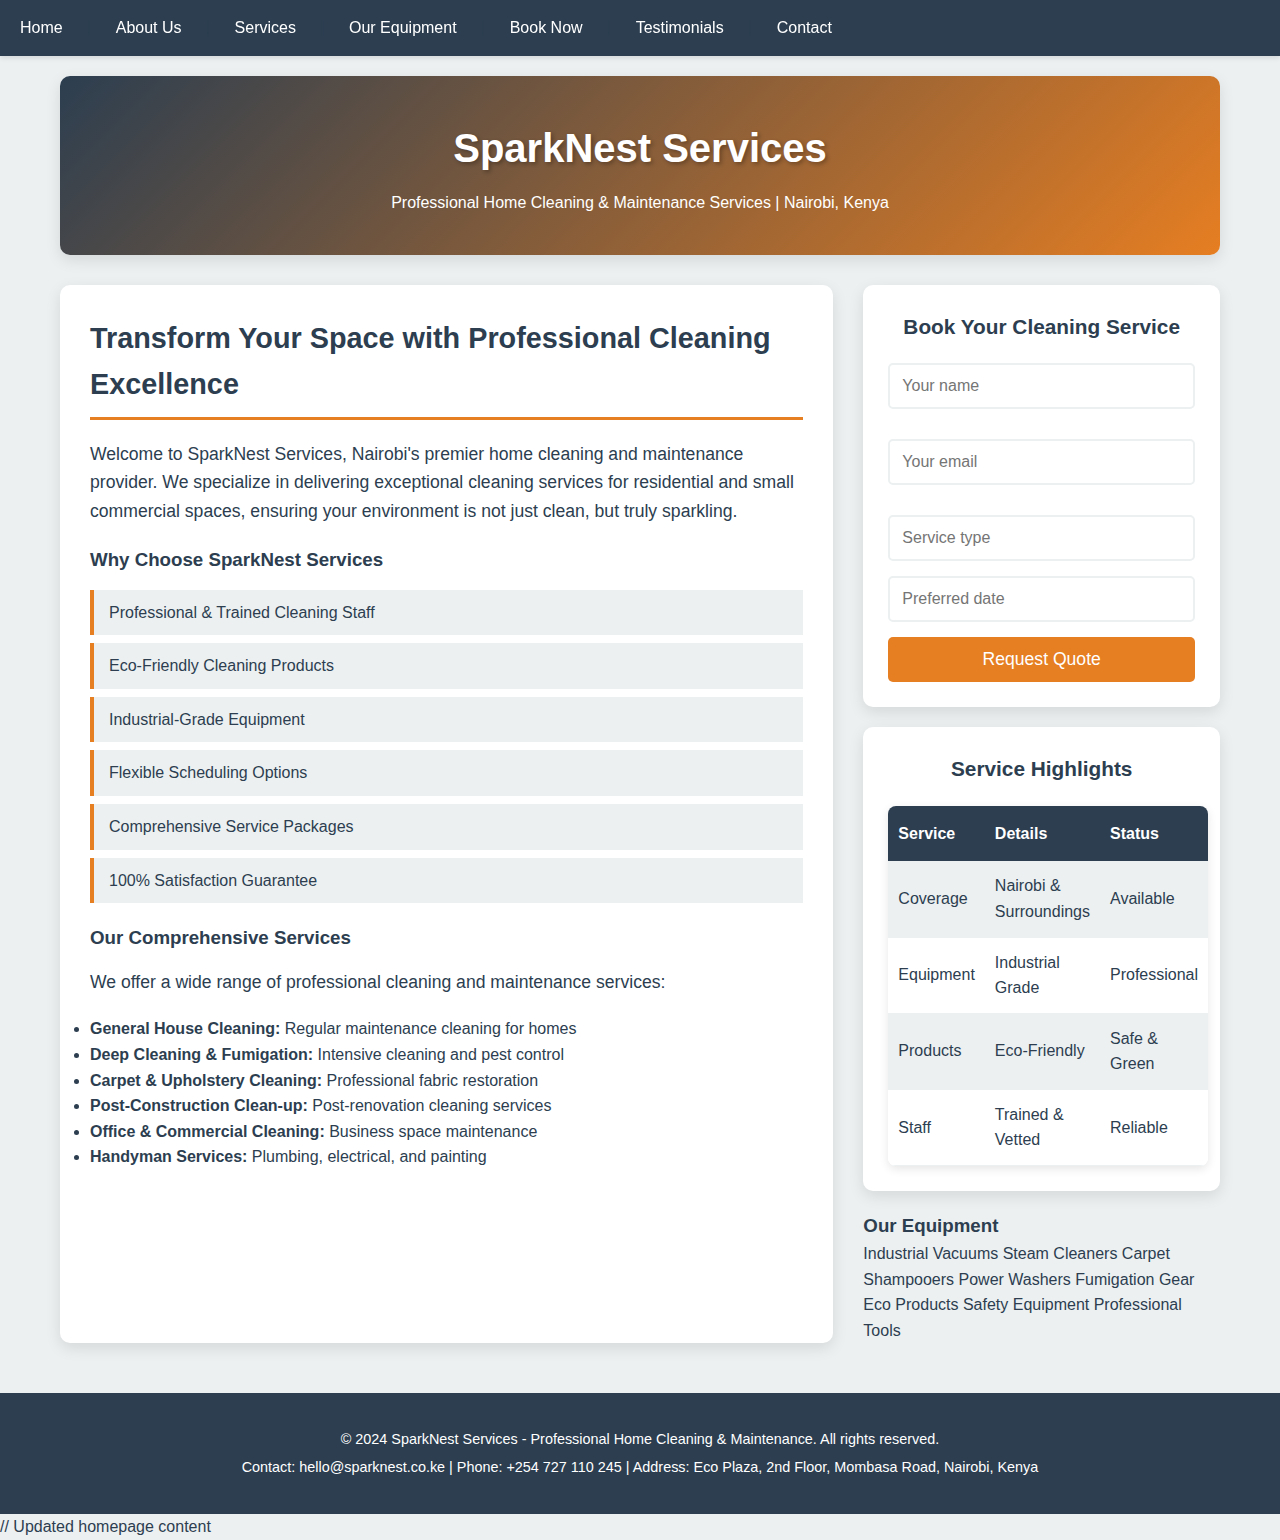
<file: index.html>
<!DOCTYPE html>
<html lang="en">
<head>
    <!-- Meta information for the page -->
    <meta charset="UTF-8">
    <meta name="viewport" content="width=device-width, initial-scale=1.0">
    <title>SparkNest Services - Professional Home Cleaning & Maintenance</title>
    <!-- Link to external CSS file -->
    <link rel="stylesheet" href="css/style.css">
    <!-- Link to JavaScript validation -->
    <script src="js/validation.js"></script>
</head>

<body>
    <!-- Navigation bar -->
    <nav class="nav">
        <a href="index.html">Home</a> |
        <a href="about.html">About Us</a> |
        <a href="services.html">Services</a> |
        <a href="fleet.html">Our Equipment</a> |
        <a href="booking.html">Book Now</a> |
        <a href="testimonials.html">Testimonials</a> |
        <a href="contact.html">Contact</a>
    </nav>

    <!-- Main content container -->
    <div class="container">
        <!-- Header section -->
        <header class="heading">
            <h1>SparkNest Services</h1>
            <p>Professional Home Cleaning & Maintenance Services | Nairobi, Kenya</p>
        </header>

        <!-- Main content area -->
        <main>
            <!-- Left content area -->
            <div class="leftSide">
                <h2>Transform Your Space with Professional Cleaning Excellence</h2>
                <p>Welcome to SparkNest Services, Nairobi's premier home cleaning and maintenance provider. We specialize in delivering exceptional cleaning services for residential and small commercial spaces, ensuring your environment is not just clean, but truly sparkling.</p>
                
                <!-- Our strengths -->
                <div class="highlights">
                    <h3>Why Choose SparkNest Services</h3>
                    <ul>
                        <li>Professional & Trained Cleaning Staff</li>
                        <li>Eco-Friendly Cleaning Products</li>
                        <li>Industrial-Grade Equipment</li>
                        <li>Flexible Scheduling Options</li>
                        <li>Comprehensive Service Packages</li>
                        <li>100% Satisfaction Guarantee</li>
                    </ul>
                </div>

                <!-- Our services -->
                <div class="current-focus">
                    <h3>Our Comprehensive Services</h3>
                    <p>We offer a wide range of professional cleaning and maintenance services:</p>
                    <ul>
                        <li><strong>General House Cleaning:</strong> Regular maintenance cleaning for homes</li>
                        <li><strong>Deep Cleaning & Fumigation:</strong> Intensive cleaning and pest control</li>
                        <li><strong>Carpet & Upholstery Cleaning:</strong> Professional fabric restoration</li>
                        <li><strong>Post-Construction Clean-up:</strong> Post-renovation cleaning services</li>
                        <li><strong>Office & Commercial Cleaning:</strong> Business space maintenance</li>
                        <li><strong>Handyman Services:</strong> Plumbing, electrical, and painting</li>
                    </ul>
                </div>
            </div>

            <!-- Sidebar -->
            <aside class="sidebar">
                <!-- Quick booking form -->
                <div class="quick-booking">
                    <h3>Book Your Cleaning Service</h3>
                    <form>
                        <input type="text" placeholder="Your name" id="quickName" required>
                        <span class="error" id="quickNameError"></span>
                        
                        <input type="email" placeholder="Your email" id="quickEmail" required>
                        <span class="error" id="quickEmailError"></span>
                        
                        <input type="text" placeholder="Service type" id="quickProject" required>
                        <input type="text" placeholder="Preferred date" id="quickTimeline" required>
                        <button type="button" onclick="quickContactValidation()">Request Quote</button>
                    </form>
                </div>

                <!-- Quick facts table -->
                <div class="popular-cars">
                    <h3>Service Highlights</h3>
                    <table>
                        <tr>
                            <th>Service</th>
                            <th>Details</th>
                            <th>Status</th>
                        </tr>
                        <tr>
                            <td>Coverage</td>
                            <td>Nairobi & Surroundings</td>
                            <td>Available</td>
                        </tr>
                        <tr>
                            <td>Equipment</td>
                            <td>Industrial Grade</td>
                            <td>Professional</td>
                        </tr>
                        <tr>
                            <td>Products</td>
                            <td>Eco-Friendly</td>
                            <td>Safe & Green</td>
                        </tr>
                        <tr>
                            <td>Staff</td>
                            <td>Trained & Vetted</td>
                            <td>Reliable</td>
                        </tr>
                    </table>
                </div>

                <!-- Services snapshot -->
                <div class="skills-snapshot">
                    <h3>Our Equipment</h3>
                    <div class="skill-tags">
                        <span class="skill-tag">Industrial Vacuums</span>
                        <span class="skill-tag">Steam Cleaners</span>
                        <span class="skill-tag">Carpet Shampooers</span>
                        <span class="skill-tag">Power Washers</span>
                        <span class="skill-tag">Fumigation Gear</span>
                        <span class="skill-tag">Eco Products</span>
                        <span class="skill-tag">Safety Equipment</span>
                        <span class="skill-tag">Professional Tools</span>
                    </div>
                </div>
            </aside>
        </main>
    </div>

    <!-- Footer -->
    <footer>
        <div class="footer-content">
            <p>&copy; 2024 SparkNest Services - Professional Home Cleaning & Maintenance. All rights reserved.</p>
            <p>Contact: hello@sparknest.co.ke | Phone: +254 727 110 245 | Address: Eco Plaza, 2nd Floor, Mombasa Road, Nairobi, Kenya</p>
        </div>
    </footer>
</body>
</html>/ /   U p d a t e d   h o m e p a g e   c o n t e n t  
 
</file>
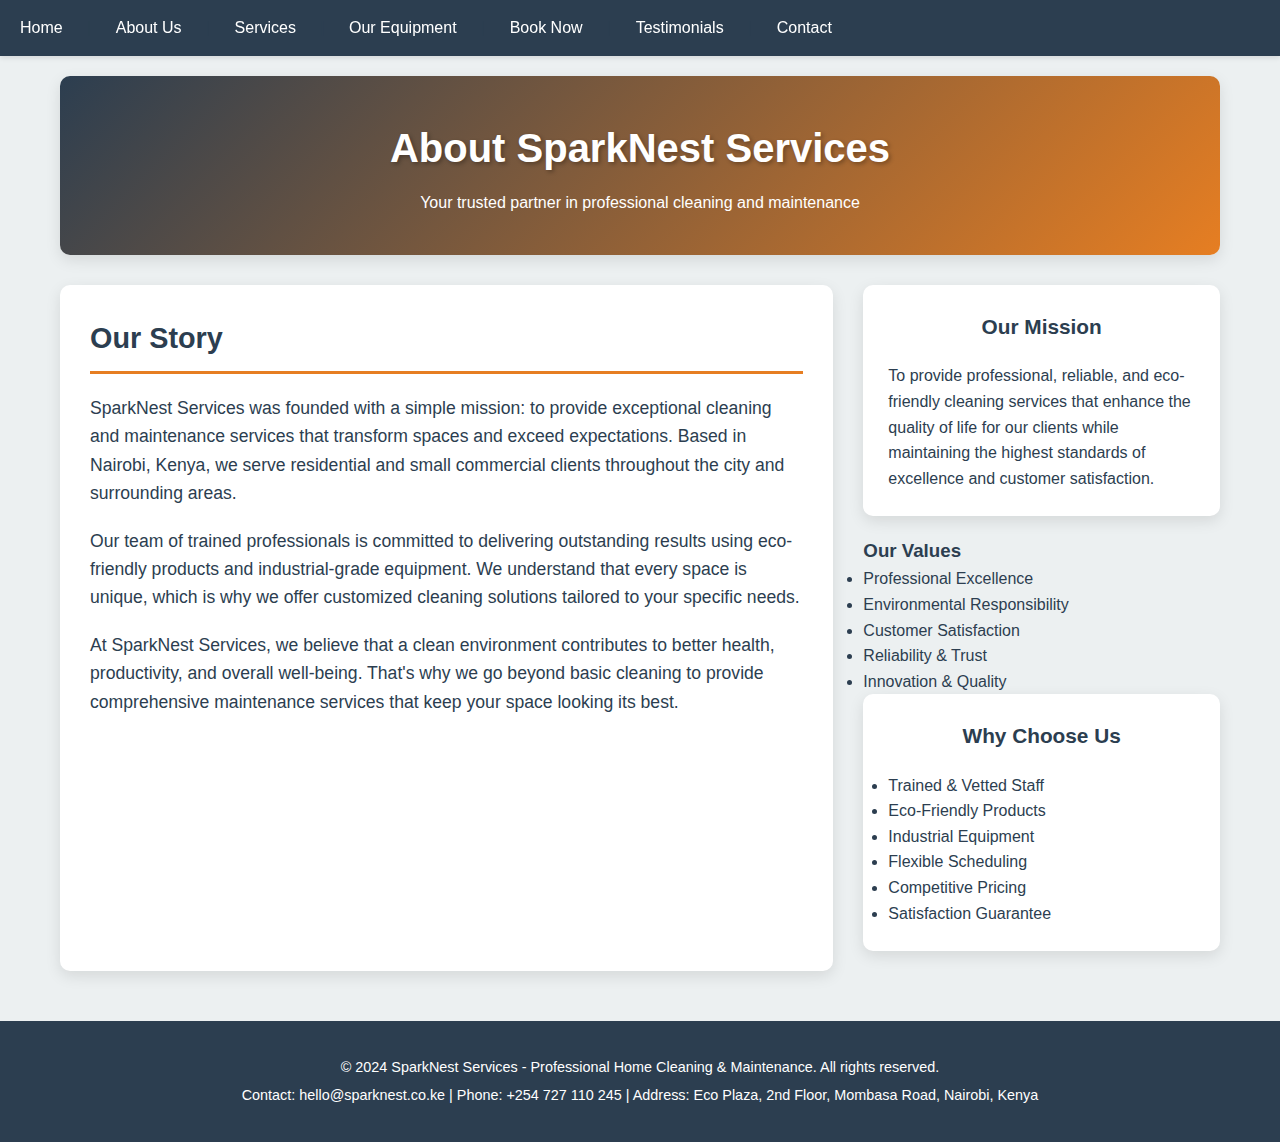
<file: about.html>
<!DOCTYPE html>
<html lang="en">
<head>
    <!-- Meta information for the page -->
    <meta charset="UTF-8">
    <meta name="viewport" content="width=device-width, initial-scale=1.0">
    <title>About Us - SparkNest Services</title>
    <!-- Link to external CSS file -->
    <link rel="stylesheet" href="css/style.css">
</head>

<body>
    <!-- Navigation bar -->
    <nav class="nav">
        <a href="index.html">Home</a> |
        <a href="about.html">About Us</a> |
        <a href="services.html">Services</a> |
        <a href="fleet.html">Our Equipment</a> |
        <a href="booking.html">Book Now</a> |
        <a href="testimonials.html">Testimonials</a> |
        <a href="contact.html">Contact</a>
    </nav>

    <!-- Main content container -->
    <div class="container">
        <!-- Header section -->
        <header class="heading">
            <h1>About SparkNest Services</h1>
            <p>Your trusted partner in professional cleaning and maintenance</p>
        </header>

        <!-- Main content area -->
        <main>
            <!-- Left content area -->
            <div class="leftSide">
                <h2>Our Story</h2>
                <p>SparkNest Services was founded with a simple mission: to provide exceptional cleaning and maintenance services that transform spaces and exceed expectations. Based in Nairobi, Kenya, we serve residential and small commercial clients throughout the city and surrounding areas.</p>
                <p>Our team of trained professionals is committed to delivering outstanding results using eco-friendly products and industrial-grade equipment. We understand that every space is unique, which is why we offer customized cleaning solutions tailored to your specific needs.</p>
                <p>At SparkNest Services, we believe that a clean environment contributes to better health, productivity, and overall well-being. That's why we go beyond basic cleaning to provide comprehensive maintenance services that keep your space looking its best.</p>
            </div>

            <!-- Sidebar -->
            <aside class="sidebar">
                <div class="quick-booking">
                    <h3>Our Mission</h3>
                    <p>To provide professional, reliable, and eco-friendly cleaning services that enhance the quality of life for our clients while maintaining the highest standards of excellence and customer satisfaction.</p>
                </div>
                <div class="skills-snapshot">
                    <h3>Our Values</h3>
                    <ul>
                        <li>Professional Excellence</li>
                        <li>Environmental Responsibility</li>
                        <li>Customer Satisfaction</li>
                        <li>Reliability & Trust</li>
                        <li>Innovation & Quality</li>
                    </ul>
                </div>
                <div class="popular-cars">
                    <h3>Why Choose Us</h3>
                    <ul>
                        <li>Trained & Vetted Staff</li>
                        <li>Eco-Friendly Products</li>
                        <li>Industrial Equipment</li>
                        <li>Flexible Scheduling</li>
                        <li>Competitive Pricing</li>
                        <li>Satisfaction Guarantee</li>
                    </ul>
                </div>
            </aside>
        </main>
    </div>

    <!-- Footer -->
    <footer>
        <div class="footer-content">
            <p>&copy; 2024 SparkNest Services - Professional Home Cleaning & Maintenance. All rights reserved.</p>
            <p>Contact: hello@sparknest.co.ke | Phone: +254 727 110 245 | Address: Eco Plaza, 2nd Floor, Mombasa Road, Nairobi, Kenya</p>
        </div>
    </footer>
</body>
</html>
</file>
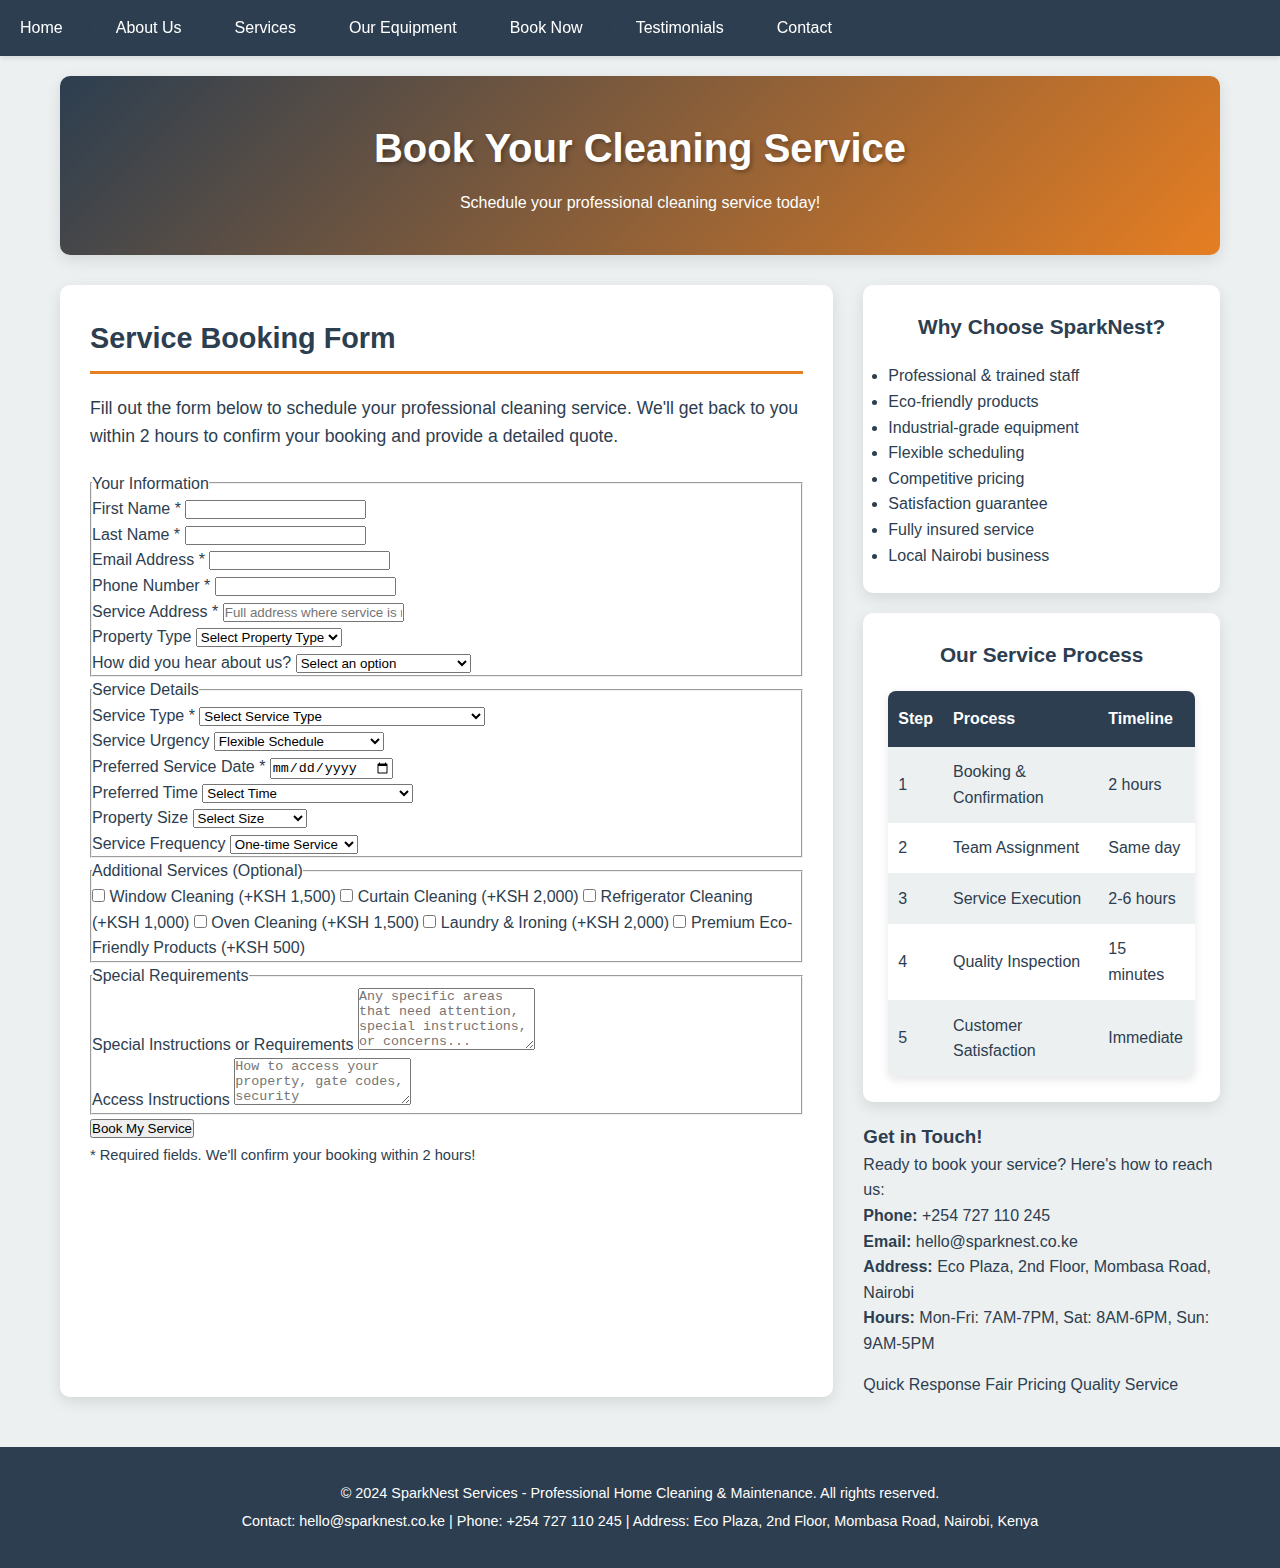
<file: booking.html>
<!DOCTYPE html>
<html lang="en">
<head>
    <!-- Meta information for the page -->
    <meta charset="UTF-8">
    <meta name="viewport" content="width=device-width, initial-scale=1.0">
    <title>Book Your Service - SparkNest Services</title>
    <!-- Link to external CSS file -->
    <link rel="stylesheet" href="css/style.css">
    <!-- Link to JavaScript validation -->
    <script src="js/validation.js"></script>
</head>

<body>
    <!-- Navigation bar -->
    <nav class="nav">
        <a href="index.html">Home</a> |
        <a href="about.html">About Us</a> |
        <a href="services.html">Services</a> |
        <a href="fleet.html">Our Equipment</a> |
        <a href="booking.html">Book Now</a> |
        <a href="testimonials.html">Testimonials</a> |
        <a href="contact.html">Contact</a>
    </nav>

    <!-- Main content container -->
    <div class="container">
        <!-- Header section -->
        <header class="heading">
            <h1>Book Your Cleaning Service</h1>
            <p>Schedule your professional cleaning service today!</p>
        </header>

        <!-- Main content area -->
        <main>
            <!-- Left content area -->
            <div class="leftSide">
                <h2>Service Booking Form</h2>
                <p>Fill out the form below to schedule your professional cleaning service. We'll get back to you within 2 hours to confirm your booking and provide a detailed quote.</p>
                
                <!-- Main Booking Form -->
                <form class="booking-form" method="post" action="#" id="bookingForm">
                    <!-- Contact Information Section -->
                    <fieldset>
                        <legend>Your Information</legend>
                        
                        <div class="form-row">
                            <div class="form-group">
                                <label for="firstName">First Name *</label>
                                <input type="text" id="firstName" name="firstName" required>
                            </div>
                            <div class="form-group">
                                <label for="lastName">Last Name *</label>
                                <input type="text" id="lastName" name="lastName" required>
                            </div>
                        </div>

                        <div class="form-row">
                            <div class="form-group">
                                <label for="email">Email Address *</label>
                                <input type="email" id="email" name="email" required>
                            </div>
                            <div class="form-group">
                                <label for="phone">Phone Number *</label>
                                <input type="tel" id="phone" name="phone" required>
                            </div>
                        </div>

                        <div class="form-group">
                            <label for="address">Service Address *</label>
                            <input type="text" id="address" name="address" placeholder="Full address where service is needed" required>
                        </div>

                        <div class="form-row">
                            <div class="form-group">
                                <label for="propertyType">Property Type</label>
                                <select id="propertyType" name="propertyType">
                                    <option value="">Select Property Type</option>
                                    <option value="apartment">Apartment</option>
                                    <option value="house">House</option>
                                    <option value="office">Office</option>
                                    <option value="commercial">Commercial Space</option>
                                    <option value="other">Other</option>
                                </select>
                            </div>
                            <div class="form-group">
                                <label for="howDidYouHear">How did you hear about us?</label>
                                <select id="howDidYouHear" name="howDidYouHear">
                                    <option value="">Select an option</option>
                                    <option value="google">Google Search</option>
                                    <option value="social">Social Media</option>
                                    <option value="referral">Friend/Colleague Referral</option>
                                    <option value="advertisement">Advertisement</option>
                                    <option value="other">Other</option>
                                </select>
                            </div>
                        </div>
                    </fieldset>

                    <!-- Service Details Section -->
                    <fieldset>
                        <legend>Service Details</legend>
                        
                        <div class="form-row">
                            <div class="form-group">
                                <label for="serviceType">Service Type *</label>
                                <select id="serviceType" name="serviceType" required>
                                    <option value="">Select Service Type</option>
                                    <option value="general">General House Cleaning (KSH 3,500+)</option>
                                    <option value="deep">Deep Cleaning & Fumigation (KSH 8,000+)</option>
                                    <option value="carpet">Carpet & Upholstery Cleaning (KSH 2,500+)</option>
                                    <option value="post-construction">Post-Construction Clean-up (KSH 12,000+)</option>
                                    <option value="office">Office & Commercial Cleaning (KSH 5,000+)</option>
                                    <option value="handyman">Handyman Services (KSH 1,500/hour)</option>
                                    <option value="custom">Custom Package (Quote on Request)</option>
                                </select>
                            </div>
                            <div class="form-group">
                                <label for="urgency">Service Urgency</label>
                                <select id="urgency" name="urgency">
                                    <option value="flexible">Flexible Schedule</option>
                                    <option value="normal">Normal (Within 3-5 days)</option>
                                    <option value="urgent">Urgent (Within 1-2 days)</option>
                                    <option value="same-day">Same Day Service</option>
                                </select>
                            </div>
                        </div>

                        <div class="form-row">
                            <div class="form-group">
                                <label for="preferredDate">Preferred Service Date *</label>
                                <input type="date" id="preferredDate" name="preferredDate" required>
                            </div>
                            <div class="form-group">
                                <label for="preferredTime">Preferred Time</label>
                                <select id="preferredTime" name="preferredTime">
                                    <option value="">Select Time</option>
                                    <option value="morning">Morning (7:00 AM - 12:00 PM)</option>
                                    <option value="afternoon">Afternoon (12:00 PM - 5:00 PM)</option>
                                    <option value="evening">Evening (5:00 PM - 7:00 PM)</option>
                                </select>
                            </div>
                        </div>

                        <div class="form-row">
                            <div class="form-group">
                                <label for="propertySize">Property Size</label>
                                <select id="propertySize" name="propertySize">
                                    <option value="">Select Size</option>
                                    <option value="studio">Studio (1 room)</option>
                                    <option value="1-bedroom">1 Bedroom</option>
                                    <option value="2-bedroom">2 Bedroom</option>
                                    <option value="3-bedroom">3 Bedroom</option>
                                    <option value="4-bedroom">4+ Bedroom</option>
                                    <option value="large">Large Property</option>
                                </select>
                            </div>
                            <div class="form-group">
                                <label for="frequency">Service Frequency</label>
                                <select id="frequency" name="frequency">
                                    <option value="one-time">One-time Service</option>
                                    <option value="weekly">Weekly</option>
                                    <option value="bi-weekly">Bi-weekly</option>
                                    <option value="monthly">Monthly</option>
                                    <option value="custom">Custom Schedule</option>
                                </select>
                            </div>
                        </div>
                    </fieldset>

                    <!-- Additional Services Section -->
                    <fieldset>
                        <legend>Additional Services (Optional)</legend>
                        
                        <div class="checkbox-group">
                            <label><input type="checkbox" name="additionalServices[]" value="windows"> Window Cleaning (+KSH 1,500)</label>
                            <label><input type="checkbox" name="additionalServices[]" value="curtains"> Curtain Cleaning (+KSH 2,000)</label>
                            <label><input type="checkbox" name="additionalServices[]" value="fridge"> Refrigerator Cleaning (+KSH 1,000)</label>
                            <label><input type="checkbox" name="additionalServices[]" value="oven"> Oven Cleaning (+KSH 1,500)</label>
                            <label><input type="checkbox" name="additionalServices[]" value="laundry"> Laundry & Ironing (+KSH 2,000)</label>
                            <label><input type="checkbox" name="additionalServices[]" value="eco-friendly"> Premium Eco-Friendly Products (+KSH 500)</label>
                        </div>
                    </fieldset>

                    <!-- Special Requirements -->
                    <fieldset>
                        <legend>Special Requirements</legend>
                        <div class="form-group">
                            <label for="specialRequirements">Special Instructions or Requirements</label>
                            <textarea id="specialRequirements" name="specialRequirements" rows="4" placeholder="Any specific areas that need attention, special instructions, or concerns..."></textarea>
                        </div>
                        
                        <div class="form-group">
                            <label for="accessInstructions">Access Instructions</label>
                            <textarea id="accessInstructions" name="accessInstructions" rows="3" placeholder="How to access your property, gate codes, security instructions, etc."></textarea>
                        </div>
                    </fieldset>

                    <!-- Submit Button -->
                    <div class="form-submit">
                        <button type="submit" class="submit-btn">Book My Service</button>
                        <p><small>* Required fields. We'll confirm your booking within 2 hours!</small></p>
                    </div>
                </form>
            </div>

            <!-- Sidebar -->
            <aside class="sidebar">
                <!-- Why Choose Us -->
                <div class="quick-booking">
                    <h3>Why Choose SparkNest?</h3>
                    <ul>
                        <li>Professional & trained staff</li>
                        <li>Eco-friendly products</li>
                        <li>Industrial-grade equipment</li>
                        <li>Flexible scheduling</li>
                        <li>Competitive pricing</li>
                        <li>Satisfaction guarantee</li>
                        <li>Fully insured service</li>
                        <li>Local Nairobi business</li>
                    </ul>
                </div>

                <!-- Service Process -->
                <div class="popular-cars">
                    <h3>Our Service Process</h3>
                    <table>
                        <tr>
                            <th>Step</th>
                            <th>Process</th>
                            <th>Timeline</th>
                        </tr>
                        <tr>
                            <td>1</td>
                            <td>Booking & Confirmation</td>
                            <td>2 hours</td>
                        </tr>
                        <tr>
                            <td>2</td>
                            <td>Team Assignment</td>
                            <td>Same day</td>
                        </tr>
                        <tr>
                            <td>3</td>
                            <td>Service Execution</td>
                            <td>2-6 hours</td>
                        </tr>
                        <tr>
                            <td>4</td>
                            <td>Quality Inspection</td>
                            <td>15 minutes</td>
                        </tr>
                        <tr>
                            <td>5</td>
                            <td>Customer Satisfaction</td>
                            <td>Immediate</td>
                        </tr>
                    </table>
                </div>

                <!-- Contact Information -->
                <div class="skills-snapshot">
                    <h3>Get in Touch!</h3>
                    <p>Ready to book your service? Here's how to reach us:</p>
                    <p><strong>Phone:</strong> +254 727 110 245</p>
                    <p><strong>Email:</strong> hello@sparknest.co.ke</p>
                    <p><strong>Address:</strong> Eco Plaza, 2nd Floor, Mombasa Road, Nairobi</p>
                    <p><strong>Hours:</strong> Mon-Fri: 7AM-7PM, Sat: 8AM-6PM, Sun: 9AM-5PM</p>
                    
                    <div class="skill-tags" style="margin-top: 15px;">
                        <span class="skill-tag">Quick Response</span>
                        <span class="skill-tag">Fair Pricing</span>
                        <span class="skill-tag">Quality Service</span>
                    </div>
                </div>
            </aside>
        </main>
    </div>

    <!-- Footer -->
    <footer>
        <div class="footer-content">
            <p>&copy; 2024 SparkNest Services - Professional Home Cleaning & Maintenance. All rights reserved.</p>
            <p>Contact: hello@sparknest.co.ke | Phone: +254 727 110 245 | Address: Eco Plaza, 2nd Floor, Mombasa Road, Nairobi, Kenya</p>
        </div>
    </footer>
</body>
</html>
</file>
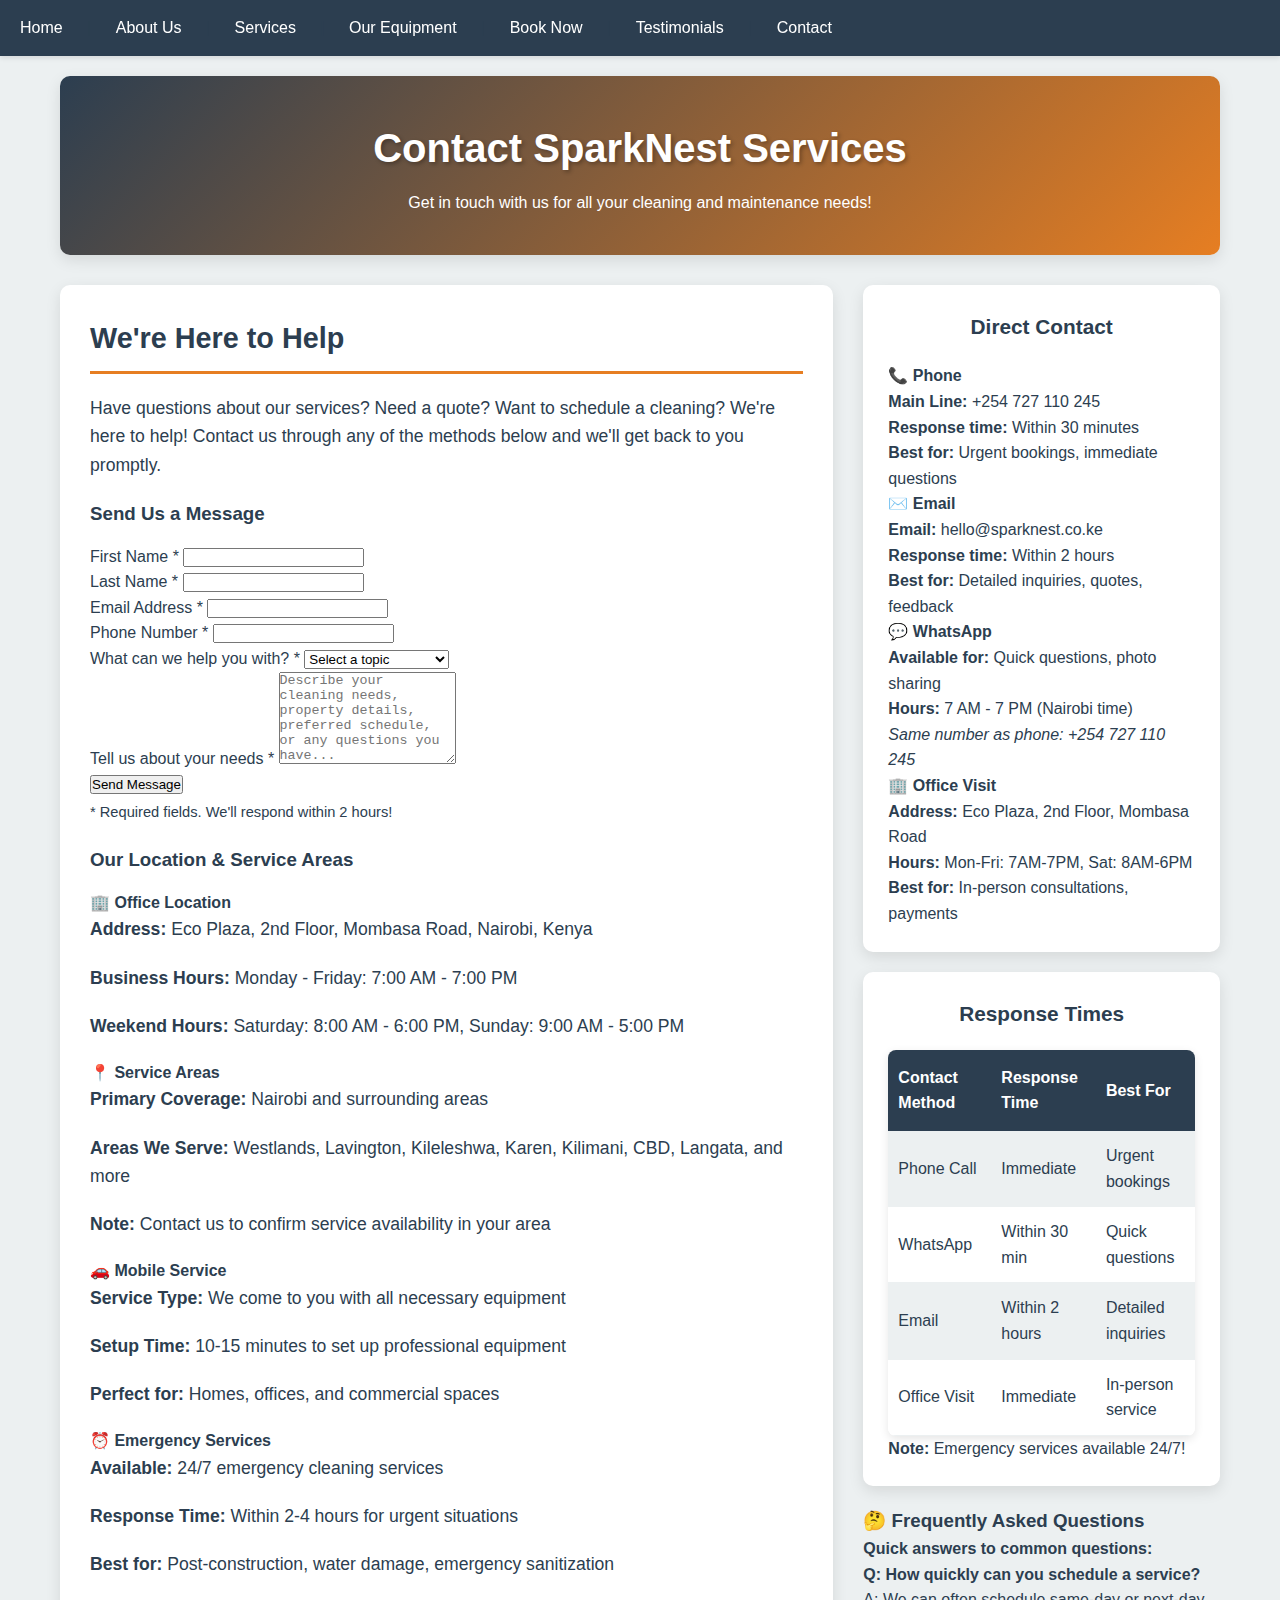
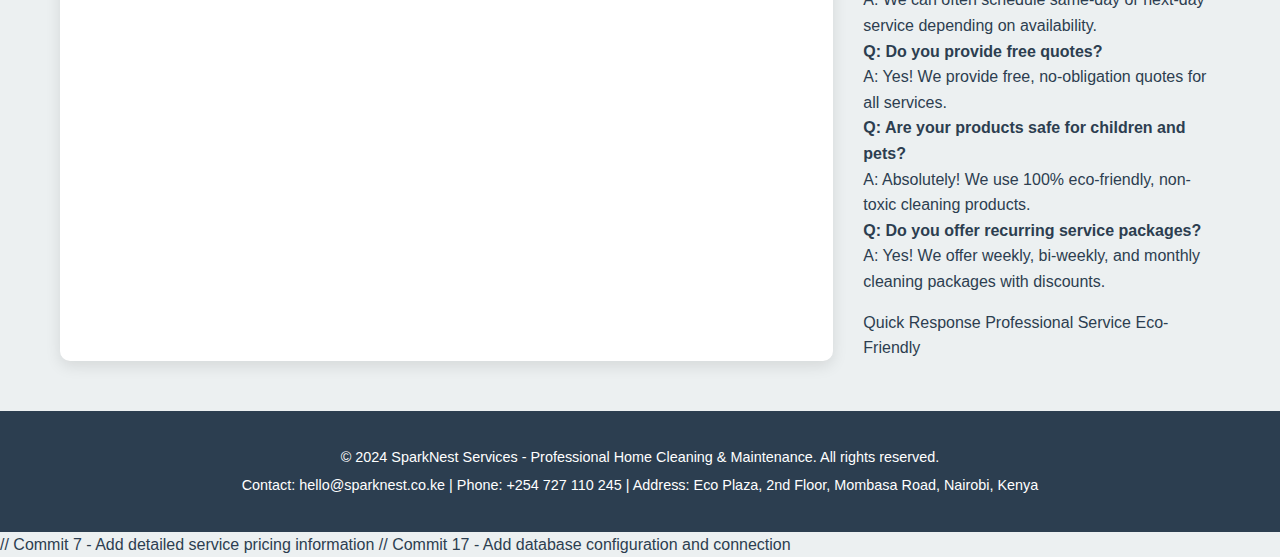
<file: contact.html>
<!DOCTYPE html>
<html lang="en">
<head>
    <!-- Meta information for the page -->
    <meta charset="UTF-8">
    <meta name="viewport" content="width=device-width, initial-scale=1.0">
    <title>Contact Us - SparkNest Services</title>
    <!-- Link to external CSS file -->
    <link rel="stylesheet" href="css/style.css">
    <!-- Link to JavaScript validation -->
    <script src="js/validation.js"></script>
</head>

<body>
    <!-- Navigation bar -->
    <nav class="nav">
        <a href="index.html">Home</a> |
        <a href="about.html">About Us</a> |
        <a href="services.html">Services</a> |
        <a href="fleet.html">Our Equipment</a> |
        <a href="booking.html">Book Now</a> |
        <a href="testimonials.html">Testimonials</a> |
        <a href="contact.html">Contact</a>
    </nav>

    <!-- Main content container -->
    <div class="container">
        <!-- Header section -->
        <header class="heading">
            <h1>Contact SparkNest Services</h1>
            <p>Get in touch with us for all your cleaning and maintenance needs!</p>
        </header>

        <!-- Main content area -->
        <main>
            <!-- Left content area -->
            <div class="leftSide">
                <h2>We're Here to Help</h2>
                <p>Have questions about our services? Need a quote? Want to schedule a cleaning? We're here to help! Contact us through any of the methods below and we'll get back to you promptly.</p>
                
                <!-- Contact Form -->
                <div class="contact-form-section">
                    <h3>Send Us a Message</h3>
                    <form class="contact-form" method="post" action="#" id="contactForm">
                        <div class="form-row">
                            <div class="form-group">
                                <label for="contactFirstName">First Name *</label>
                                <input type="text" id="contactFirstName" name="contactFirstName" required>
                            </div>
                            <div class="form-group">
                                <label for="contactLastName">Last Name *</label>
                                <input type="text" id="contactLastName" name="contactLastName" required>
                            </div>
                        </div>

                        <div class="form-row">
                            <div class="form-group">
                                <label for="contactEmail">Email Address *</label>
                                <input type="email" id="contactEmail" name="contactEmail" required>
                            </div>
                            <div class="form-group">
                                <label for="contactPhone">Phone Number *</label>
                                <input type="tel" id="contactPhone" name="contactPhone" required>
                            </div>
                        </div>

                        <div class="form-group">
                            <label for="contactSubject">What can we help you with? *</label>
                            <select id="contactSubject" name="contactSubject" required>
                                <option value="">Select a topic</option>
                                <option value="quote">Request a Quote</option>
                                <option value="booking">Schedule a Service</option>
                                <option value="consultation">Free Consultation</option>
                                <option value="emergency">Emergency Service</option>
                                <option value="question">General Question</option>
                                <option value="feedback">Feedback/Complaint</option>
                                <option value="other">Other</option>
                            </select>
                        </div>

                        <div class="form-group">
                            <label for="contactMessage">Tell us about your needs *</label>
                            <textarea id="contactMessage" name="contactMessage" rows="6" placeholder="Describe your cleaning needs, property details, preferred schedule, or any questions you have..." required></textarea>
                        </div>

                        <div class="form-submit">
                            <button type="submit" class="submit-btn">Send Message</button>
                            <p><small>* Required fields. We'll respond within 2 hours!</small></p>
                        </div>
                    </form>
                </div>

                <!-- Office & Service Areas -->
                <div class="office-locations">
                    <h3>Our Location & Service Areas</h3>
                    
                    <div class="location">
                        <h4>🏢 Office Location</h4>
                        <p><strong>Address:</strong> Eco Plaza, 2nd Floor, Mombasa Road, Nairobi, Kenya</p>
                        <p><strong>Business Hours:</strong> Monday - Friday: 7:00 AM - 7:00 PM</p>
                        <p><strong>Weekend Hours:</strong> Saturday: 8:00 AM - 6:00 PM, Sunday: 9:00 AM - 5:00 PM</p>
                    </div>

                    <div class="location">
                        <h4>📍 Service Areas</h4>
                        <p><strong>Primary Coverage:</strong> Nairobi and surrounding areas</p>
                        <p><strong>Areas We Serve:</strong> Westlands, Lavington, Kileleshwa, Karen, Kilimani, CBD, Langata, and more</p>
                        <p><strong>Note:</strong> Contact us to confirm service availability in your area</p>
                    </div>

                    <div class="location">
                        <h4>🚗 Mobile Service</h4>
                        <p><strong>Service Type:</strong> We come to you with all necessary equipment</p>
                        <p><strong>Setup Time:</strong> 10-15 minutes to set up professional equipment</p>
                        <p><strong>Perfect for:</strong> Homes, offices, and commercial spaces</p>
                    </div>

                    <div class="location">
                        <h4>⏰ Emergency Services</h4>
                        <p><strong>Available:</strong> 24/7 emergency cleaning services</p>
                        <p><strong>Response Time:</strong> Within 2-4 hours for urgent situations</p>
                        <p><strong>Best for:</strong> Post-construction, water damage, emergency sanitization</p>
                    </div>
                </div>
            </div>

            <!-- Sidebar -->
            <aside class="sidebar">
                <!-- Quick Contact Info -->
                <div class="quick-booking">
                    <h3>Direct Contact</h3>
                    <div class="contact-method">
                        <h4>📞 Phone</h4>
                        <p><strong>Main Line:</strong> +254 727 110 245</p>
                        <p><strong>Response time:</strong> Within 30 minutes</p>
                        <p><strong>Best for:</strong> Urgent bookings, immediate questions</p>
                    </div>

                    <div class="contact-method">
                        <h4>✉️ Email</h4>
                        <p><strong>Email:</strong> hello@sparknest.co.ke</p>
                        <p><strong>Response time:</strong> Within 2 hours</p>
                        <p><strong>Best for:</strong> Detailed inquiries, quotes, feedback</p>
                    </div>

                    <div class="contact-method">
                        <h4>💬 WhatsApp</h4>
                        <p><strong>Available for:</strong> Quick questions, photo sharing</p>
                        <p><strong>Hours:</strong> 7 AM - 7 PM (Nairobi time)</p>
                        <p><em>Same number as phone: +254 727 110 245</em></p>
                    </div>

                    <div class="contact-method">
                        <h4>🏢 Office Visit</h4>
                        <p><strong>Address:</strong> Eco Plaza, 2nd Floor, Mombasa Road</p>
                        <p><strong>Hours:</strong> Mon-Fri: 7AM-7PM, Sat: 8AM-6PM</p>
                        <p><strong>Best for:</strong> In-person consultations, payments</p>
                    </div>
                </div>

                <!-- Response Times -->
                <div class="popular-cars">
                    <h3>Response Times</h3>
                    <table>
                        <tr>
                            <th>Contact Method</th>
                            <th>Response Time</th>
                            <th>Best For</th>
                        </tr>
                        <tr>
                            <td>Phone Call</td>
                            <td>Immediate</td>
                            <td>Urgent bookings</td>
                        </tr>
                        <tr>
                            <td>WhatsApp</td>
                            <td>Within 30 min</td>
                            <td>Quick questions</td>
                        </tr>
                        <tr>
                            <td>Email</td>
                            <td>Within 2 hours</td>
                            <td>Detailed inquiries</td>
                        </tr>
                        <tr>
                            <td>Office Visit</td>
                            <td>Immediate</td>
                            <td>In-person service</td>
                        </tr>
                    </table>
                    <p><strong>Note:</strong> Emergency services available 24/7!</p>
                </div>

                <!-- Common Questions -->
                <div class="skills-snapshot">
                    <h3>🤔 Frequently Asked Questions</h3>
                    <p><strong>Quick answers to common questions:</strong></p>
                    
                    <p><strong>Q: How quickly can you schedule a service?</strong><br>
                    A: We can often schedule same-day or next-day service depending on availability.</p>
                    
                    <p><strong>Q: Do you provide free quotes?</strong><br>
                    A: Yes! We provide free, no-obligation quotes for all services.</p>
                    
                    <p><strong>Q: Are your products safe for children and pets?</strong><br>
                    A: Absolutely! We use 100% eco-friendly, non-toxic cleaning products.</p>
                    
                    <p><strong>Q: Do you offer recurring service packages?</strong><br>
                    A: Yes! We offer weekly, bi-weekly, and monthly cleaning packages with discounts.</p>
                    
                    <div class="skill-tags" style="margin-top: 15px;">
                        <span class="skill-tag">Quick Response</span>
                        <span class="skill-tag">Professional Service</span>
                        <span class="skill-tag">Eco-Friendly</span>
                    </div>
                </div>
            </aside>
        </main>
    </div>

    <!-- Footer -->
    <footer>
        <div class="footer-content">
            <p>&copy; 2024 SparkNest Services - Professional Home Cleaning & Maintenance. All rights reserved.</p>
            <p>Contact: hello@sparknest.co.ke | Phone: +254 727 110 245 | Address: Eco Plaza, 2nd Floor, Mombasa Road, Nairobi, Kenya</p>
        </div>
    </footer>
</body>
</html> // Commit 7 - Add detailed service pricing information
// Commit 17 - Add database configuration and connection
</file>
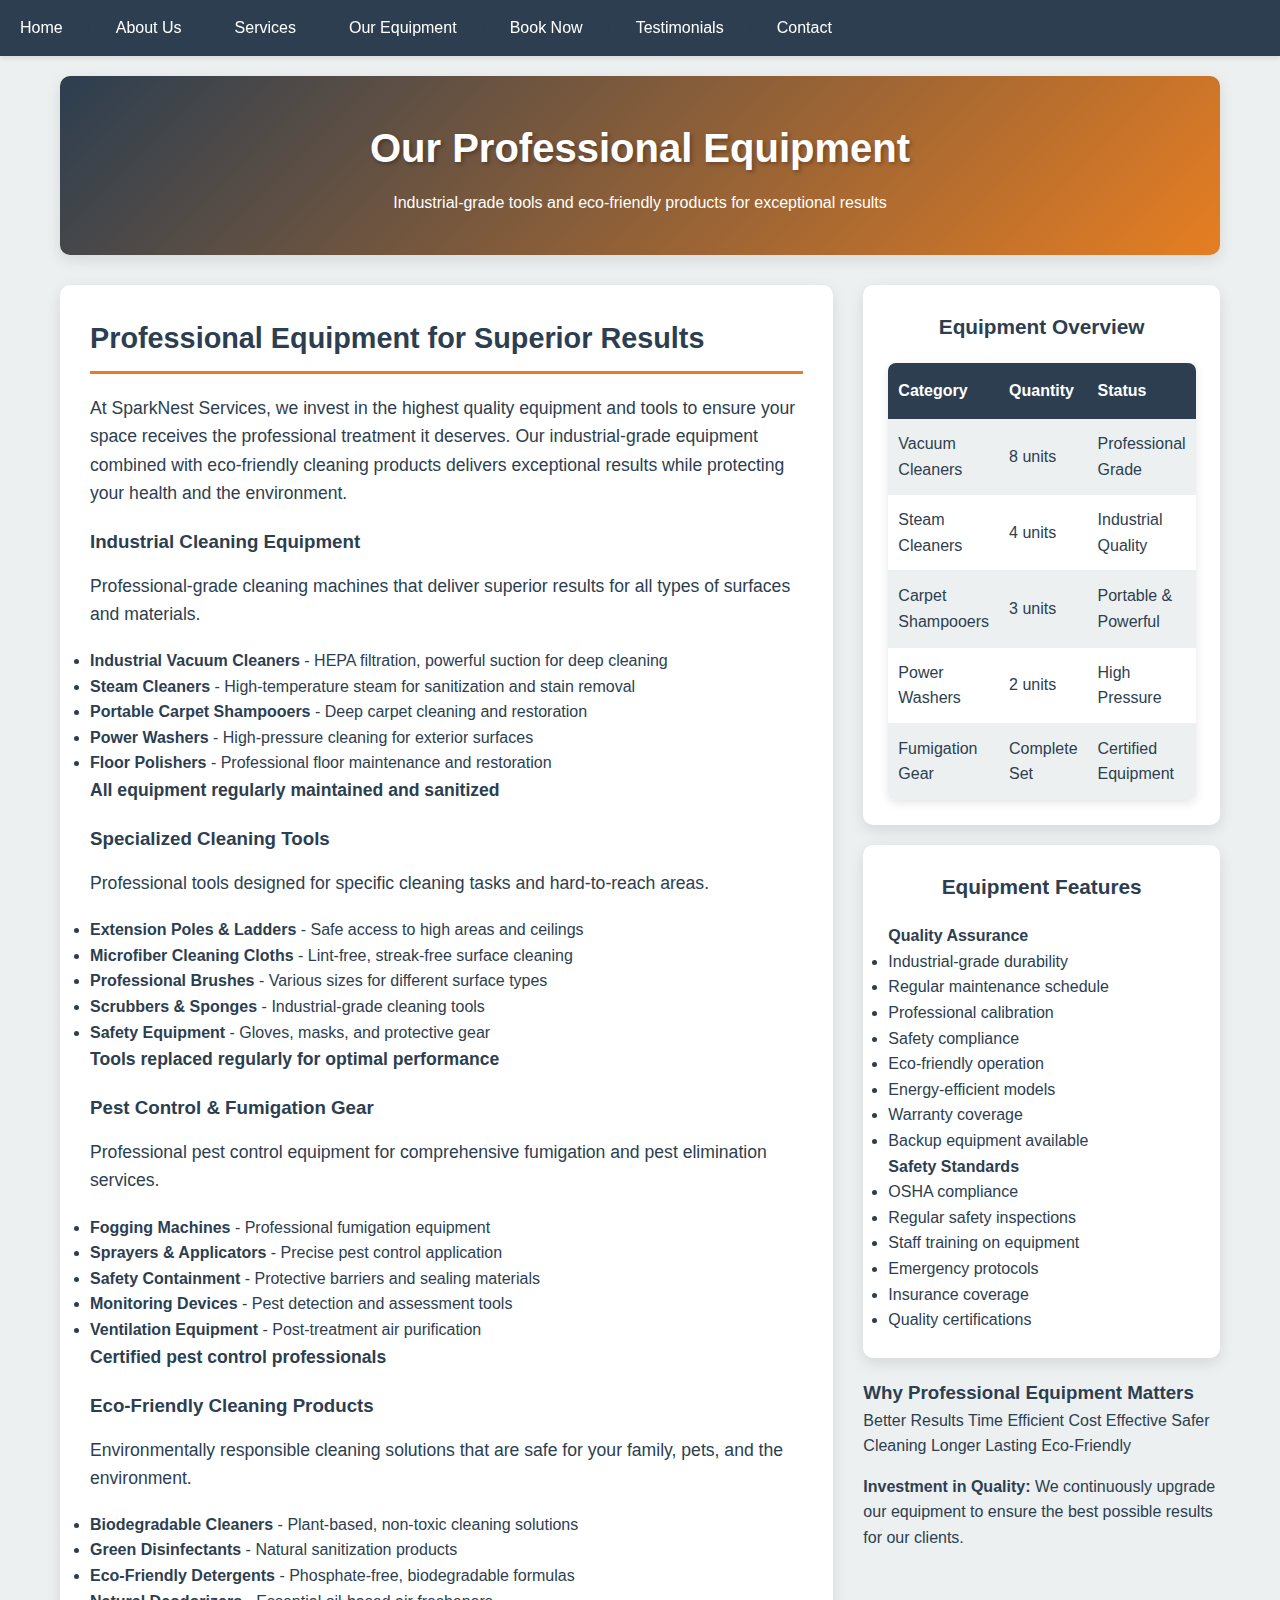
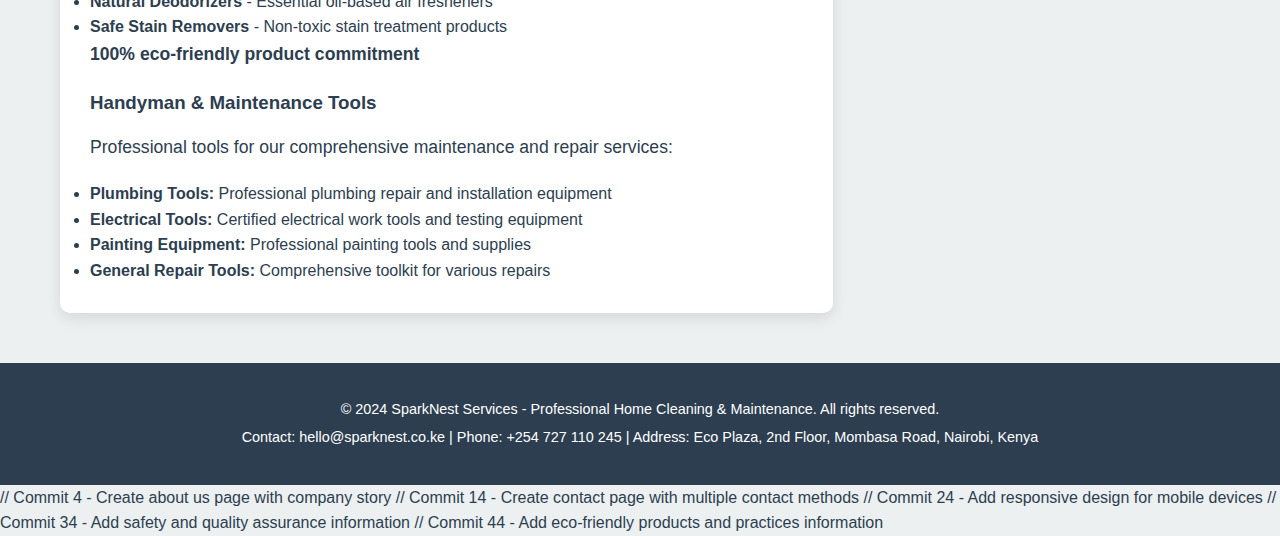
<file: fleet.html>
<!DOCTYPE html>
<html lang="en">
<head>
    <!-- Meta information for the page -->
    <meta charset="UTF-8">
    <meta name="viewport" content="width=device-width, initial-scale=1.0">
    <title>Our Equipment - SparkNest Services</title>
    <!-- Link to external CSS file -->
    <link rel="stylesheet" href="css/style.css">
</head>

<body>
    <!-- Navigation bar -->
    <nav class="nav">
        <a href="index.html">Home</a> |
        <a href="about.html">About Us</a> |
        <a href="services.html">Services</a> |
        <a href="fleet.html">Our Equipment</a> |
        <a href="booking.html">Book Now</a> |
        <a href="testimonials.html">Testimonials</a> |
        <a href="contact.html">Contact</a>
    </nav>

    <!-- Main content container -->
    <div class="container">
        <!-- Header section -->
        <header class="heading">
            <h1>Our Professional Equipment</h1>
            <p>Industrial-grade tools and eco-friendly products for exceptional results</p>
        </header>

        <!-- Main content area -->
        <main>
            <!-- Left content area -->
            <div class="leftSide">
                <h2>Professional Equipment for Superior Results</h2>
                <p>At SparkNest Services, we invest in the highest quality equipment and tools to ensure your space receives the professional treatment it deserves. Our industrial-grade equipment combined with eco-friendly cleaning products delivers exceptional results while protecting your health and the environment.</p>
                
                <!-- Cleaning Equipment -->
                <div class="vehicle-category">
                    <h3>Industrial Cleaning Equipment</h3>
                    <p>Professional-grade cleaning machines that deliver superior results for all types of surfaces and materials.</p>
                    <ul>
                        <li><strong>Industrial Vacuum Cleaners</strong> - HEPA filtration, powerful suction for deep cleaning</li>
                        <li><strong>Steam Cleaners</strong> - High-temperature steam for sanitization and stain removal</li>
                        <li><strong>Portable Carpet Shampooers</strong> - Deep carpet cleaning and restoration</li>
                        <li><strong>Power Washers</strong> - High-pressure cleaning for exterior surfaces</li>
                        <li><strong>Floor Polishers</strong> - Professional floor maintenance and restoration</li>
                    </ul>
                    <p><strong>All equipment regularly maintained and sanitized</strong></p>
                </div>

                <!-- Specialized Tools -->
                <div class="vehicle-category">
                    <h3>Specialized Cleaning Tools</h3>
                    <p>Professional tools designed for specific cleaning tasks and hard-to-reach areas.</p>
                    <ul>
                        <li><strong>Extension Poles & Ladders</strong> - Safe access to high areas and ceilings</li>
                        <li><strong>Microfiber Cleaning Cloths</strong> - Lint-free, streak-free surface cleaning</li>
                        <li><strong>Professional Brushes</strong> - Various sizes for different surface types</li>
                        <li><strong>Scrubbers & Sponges</strong> - Industrial-grade cleaning tools</li>
                        <li><strong>Safety Equipment</strong> - Gloves, masks, and protective gear</li>
                    </ul>
                    <p><strong>Tools replaced regularly for optimal performance</strong></p>
                </div>

                <!-- Fumigation Equipment -->
                <div class="vehicle-category">
                    <h3>Pest Control & Fumigation Gear</h3>
                    <p>Professional pest control equipment for comprehensive fumigation and pest elimination services.</p>
                    <ul>
                        <li><strong>Fogging Machines</strong> - Professional fumigation equipment</li>
                        <li><strong>Sprayers & Applicators</strong> - Precise pest control application</li>
                        <li><strong>Safety Containment</strong> - Protective barriers and sealing materials</li>
                        <li><strong>Monitoring Devices</strong> - Pest detection and assessment tools</li>
                        <li><strong>Ventilation Equipment</strong> - Post-treatment air purification</li>
                    </ul>
                    <p><strong>Certified pest control professionals</strong></p>
                </div>

                <!-- Eco-Friendly Products -->
                <div class="vehicle-category">
                    <h3>Eco-Friendly Cleaning Products</h3>
                    <p>Environmentally responsible cleaning solutions that are safe for your family, pets, and the environment.</p>
                    <ul>
                        <li><strong>Biodegradable Cleaners</strong> - Plant-based, non-toxic cleaning solutions</li>
                        <li><strong>Green Disinfectants</strong> - Natural sanitization products</li>
                        <li><strong>Eco-Friendly Detergents</strong> - Phosphate-free, biodegradable formulas</li>
                        <li><strong>Natural Deodorizers</strong> - Essential oil-based air fresheners</li>
                        <li><strong>Safe Stain Removers</strong> - Non-toxic stain treatment products</li>
                    </ul>
                    <p><strong>100% eco-friendly product commitment</strong></p>
                </div>

                <!-- Handyman Tools -->
                <div class="current-focus">
                    <h3>Handyman & Maintenance Tools</h3>
                    <p>Professional tools for our comprehensive maintenance and repair services:</p>
                    <ul>
                        <li><strong>Plumbing Tools:</strong> Professional plumbing repair and installation equipment</li>
                        <li><strong>Electrical Tools:</strong> Certified electrical work tools and testing equipment</li>
                        <li><strong>Painting Equipment:</strong> Professional painting tools and supplies</li>
                        <li><strong>General Repair Tools:</strong> Comprehensive toolkit for various repairs</li>
                    </ul>
                </div>
            </div>

            <!-- Sidebar -->
            <aside class="sidebar">
                <!-- Equipment Statistics -->
                <div class="popular-cars">
                    <h3>Equipment Overview</h3>
                    <table>
                        <tr>
                            <th>Category</th>
                            <th>Quantity</th>
                            <th>Status</th>
                        </tr>
                        <tr>
                            <td>Vacuum Cleaners</td>
                            <td>8 units</td>
                            <td>Professional Grade</td>
                        </tr>
                        <tr>
                            <td>Steam Cleaners</td>
                            <td>4 units</td>
                            <td>Industrial Quality</td>
                        </tr>
                        <tr>
                            <td>Carpet Shampooers</td>
                            <td>3 units</td>
                            <td>Portable & Powerful</td>
                        </tr>
                        <tr>
                            <td>Power Washers</td>
                            <td>2 units</td>
                            <td>High Pressure</td>
                        </tr>
                        <tr>
                            <td>Fumigation Gear</td>
                            <td>Complete Set</td>
                            <td>Certified Equipment</td>
                        </tr>
                    </table>
                </div>

                <!-- Equipment Features -->
                <div class="quick-booking">
                    <h3>Equipment Features</h3>
                    <h4>Quality Assurance</h4>
                    <ul>
                        <li>Industrial-grade durability</li>
                        <li>Regular maintenance schedule</li>
                        <li>Professional calibration</li>
                        <li>Safety compliance</li>
                        <li>Eco-friendly operation</li>
                        <li>Energy-efficient models</li>
                        <li>Warranty coverage</li>
                        <li>Backup equipment available</li>
                    </ul>

                    <h4>Safety Standards</h4>
                    <ul>
                        <li>OSHA compliance</li>
                        <li>Regular safety inspections</li>
                        <li>Staff training on equipment</li>
                        <li>Emergency protocols</li>
                        <li>Insurance coverage</li>
                        <li>Quality certifications</li>
                    </ul>
                </div>

                <!-- Equipment Benefits -->
                <div class="skills-snapshot">
                    <h3>Why Professional Equipment Matters</h3>
                    <div class="skill-tags">
                        <span class="skill-tag">Better Results</span>
                        <span class="skill-tag">Time Efficient</span>
                        <span class="skill-tag">Cost Effective</span>
                        <span class="skill-tag">Safer Cleaning</span>
                        <span class="skill-tag">Longer Lasting</span>
                        <span class="skill-tag">Eco-Friendly</span>
                    </div>
                    
                    <p style="margin-top: 15px;"><strong>Investment in Quality:</strong> We continuously upgrade our equipment to ensure the best possible results for our clients.</p>
                </div>
            </aside>
        </main>
    </div>

    <!-- Footer -->
    <footer>
        <div class="footer-content">
            <p>&copy; 2024 SparkNest Services - Professional Home Cleaning & Maintenance. All rights reserved.</p>
            <p>Contact: hello@sparknest.co.ke | Phone: +254 727 110 245 | Address: Eco Plaza, 2nd Floor, Mombasa Road, Nairobi, Kenya</p>
        </div>
    </footer>
</body>
</html> // Commit 4 - Create about us page with company story
// Commit 14 - Create contact page with multiple contact methods
// Commit 24 - Add responsive design for mobile devices
// Commit 34 - Add safety and quality assurance information
// Commit 44 - Add eco-friendly products and practices information
</file>
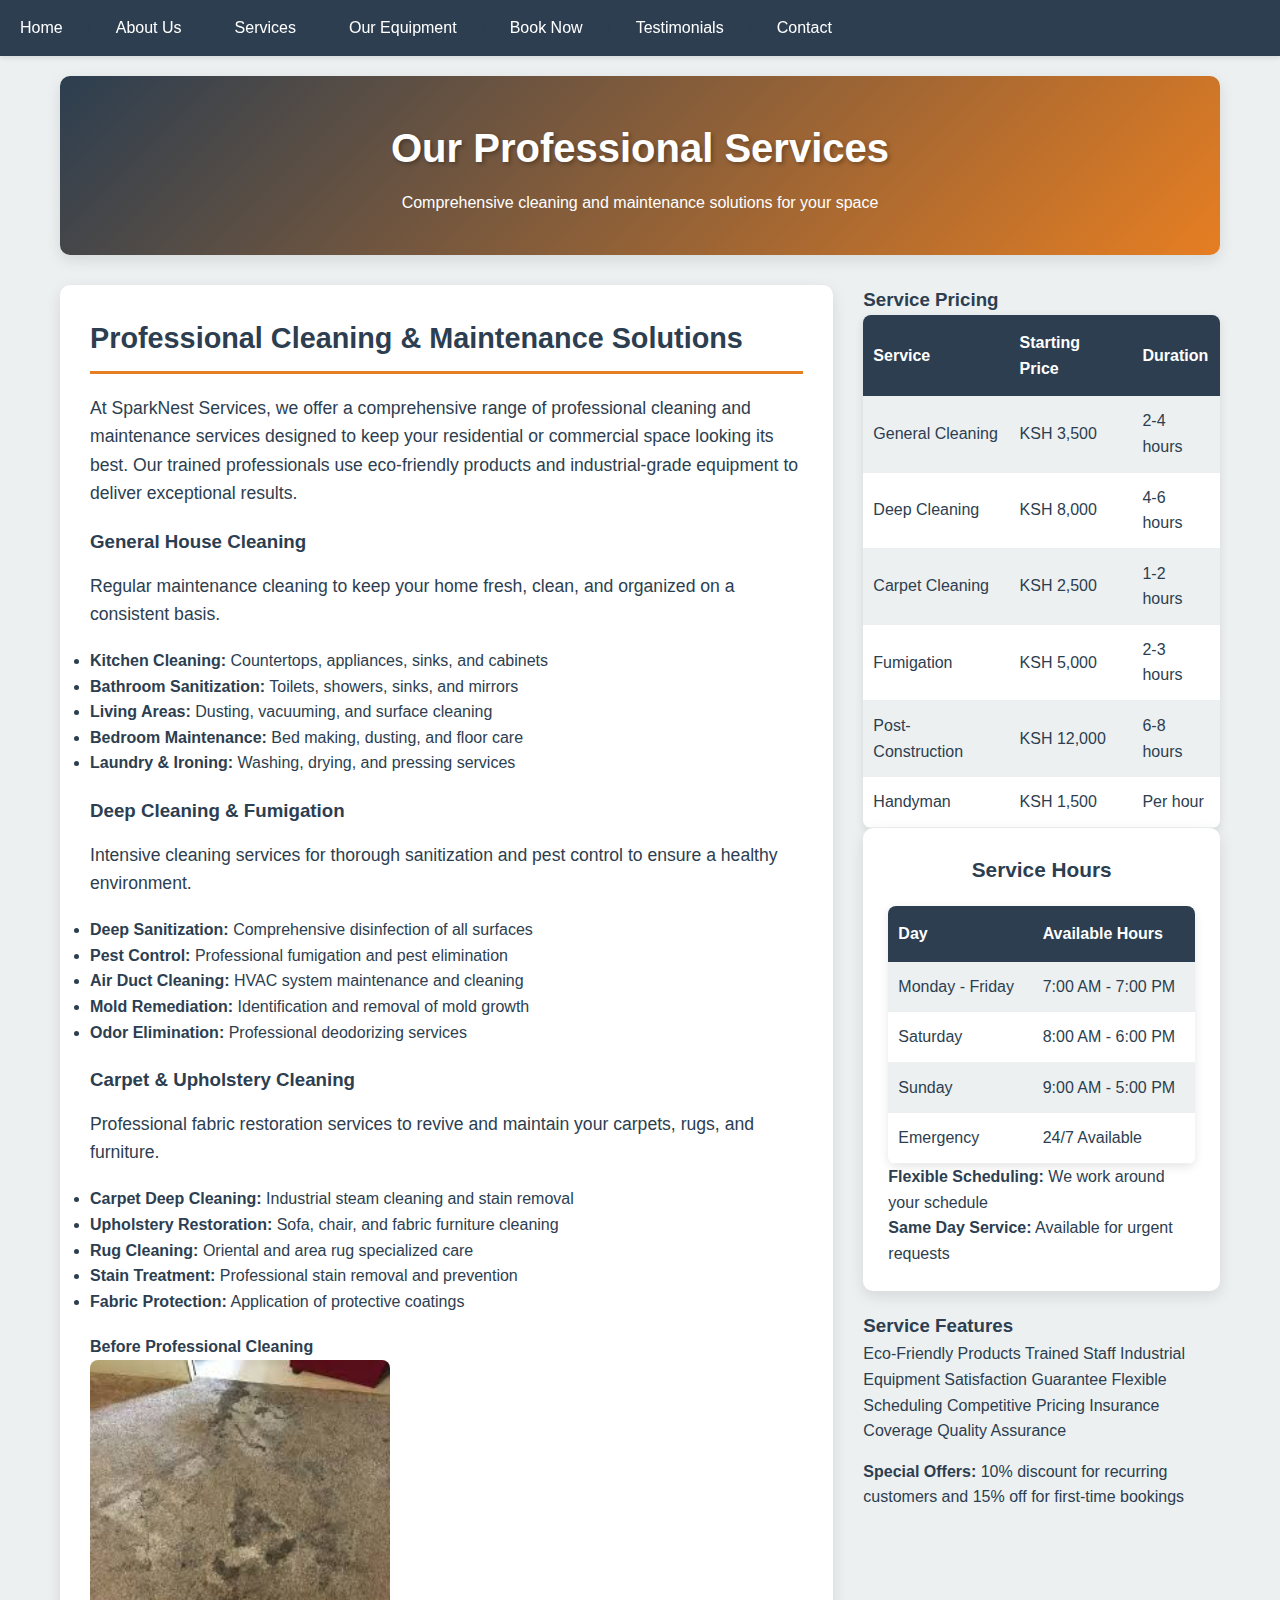
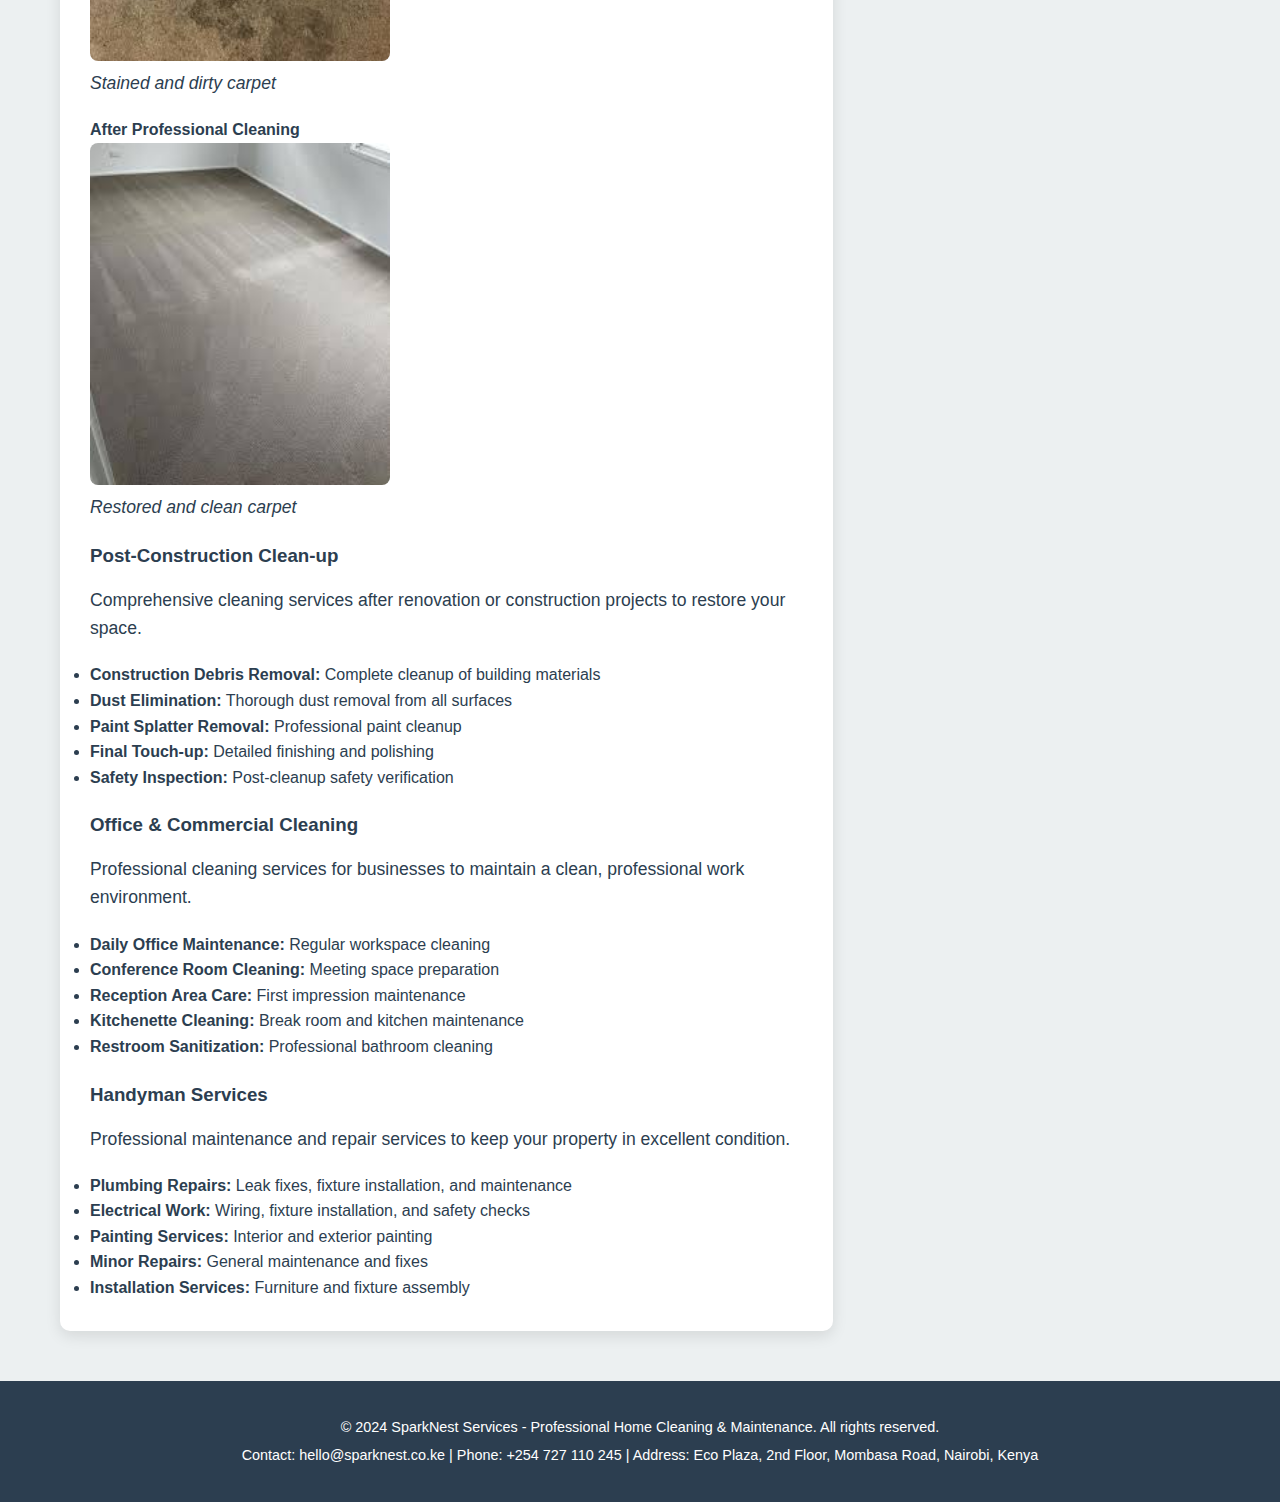
<file: services.html>
<!DOCTYPE html>
<html lang="en">
<head>
    <!-- Meta information for the page -->
    <meta charset="UTF-8">
    <meta name="viewport" content="width=device-width, initial-scale=1.0">
    <title>Our Services - SparkNest Services</title>
    <!-- Link to external CSS file -->
    <link rel="stylesheet" href="css/style.css">
</head>

<body>
    <!-- Navigation bar -->
    <nav class="nav">
        <a href="index.html">Home</a> |
        <a href="about.html">About Us</a> |
        <a href="services.html">Services</a> |
        <a href="fleet.html">Our Equipment</a> |
        <a href="booking.html">Book Now</a> |
        <a href="testimonials.html">Testimonials</a> |
        <a href="contact.html">Contact</a>
    </nav>

    <!-- Main content container -->
    <div class="container">
        <!-- Header section -->
        <header class="heading">
            <h1>Our Professional Services</h1>
            <p>Comprehensive cleaning and maintenance solutions for your space</p>
        </header>

        <!-- Main content area -->
        <main>
            <!-- Left content area -->
            <div class="leftSide">
                <h2>Professional Cleaning & Maintenance Solutions</h2>
                <p>At SparkNest Services, we offer a comprehensive range of professional cleaning and maintenance services designed to keep your residential or commercial space looking its best. Our trained professionals use eco-friendly products and industrial-grade equipment to deliver exceptional results.</p>
                
                <!-- Service Categories -->
                <div class="service-category">
                    <h3>General House Cleaning</h3>
                    <p>Regular maintenance cleaning to keep your home fresh, clean, and organized on a consistent basis.</p>
                    <ul>
                        <li><strong>Kitchen Cleaning:</strong> Countertops, appliances, sinks, and cabinets</li>
                        <li><strong>Bathroom Sanitization:</strong> Toilets, showers, sinks, and mirrors</li>
                        <li><strong>Living Areas:</strong> Dusting, vacuuming, and surface cleaning</li>
                        <li><strong>Bedroom Maintenance:</strong> Bed making, dusting, and floor care</li>
                        <li><strong>Laundry & Ironing:</strong> Washing, drying, and pressing services</li>
                    </ul>
                </div>

                <div class="service-category">
                    <h3>Deep Cleaning & Fumigation</h3>
                    <p>Intensive cleaning services for thorough sanitization and pest control to ensure a healthy environment.</p>
                    <ul>
                        <li><strong>Deep Sanitization:</strong> Comprehensive disinfection of all surfaces</li>
                        <li><strong>Pest Control:</strong> Professional fumigation and pest elimination</li>
                        <li><strong>Air Duct Cleaning:</strong> HVAC system maintenance and cleaning</li>
                        <li><strong>Mold Remediation:</strong> Identification and removal of mold growth</li>
                        <li><strong>Odor Elimination:</strong> Professional deodorizing services</li>
                    </ul>
                </div>

                <div class="service-category">
                    <h3>Carpet & Upholstery Cleaning</h3>
                    <p>Professional fabric restoration services to revive and maintain your carpets, rugs, and furniture.</p>
                    <ul>
                        <li><strong>Carpet Deep Cleaning:</strong> Industrial steam cleaning and stain removal</li>
                        <li><strong>Upholstery Restoration:</strong> Sofa, chair, and fabric furniture cleaning</li>
                        <li><strong>Rug Cleaning:</strong> Oriental and area rug specialized care</li>
                        <li><strong>Stain Treatment:</strong> Professional stain removal and prevention</li>
                        <li><strong>Fabric Protection:</strong> Application of protective coatings</li>
                    </ul>
                    
                    <!-- Carpet Cleaning Before/After Showcase -->
                    <div class="before-after-showcase" style="margin-top: 20px;">
                        <div class="before-after-item">
                            <h4>Before Professional Cleaning</h4>
                            <img src="images/before-after/carpet-before.jpg" alt="Carpet before professional cleaning" style="width: 100%; max-width: 300px; height: auto; border-radius: 8px;">
                            <p><em>Stained and dirty carpet</em></p>
                        </div>
                        
                        <div class="before-after-item">
                            <h4>After Professional Cleaning</h4>
                            <img src="images/before-after/carpet-after.jpg" alt="Carpet after professional cleaning" style="width: 100%; max-width: 300px; height: auto; border-radius: 8px;">
                            <p><em>Restored and clean carpet</em></p>
                        </div>
                    </div>
                </div>

                <div class="service-category">
                    <h3>Post-Construction Clean-up</h3>
                    <p>Comprehensive cleaning services after renovation or construction projects to restore your space.</p>
                    <ul>
                        <li><strong>Construction Debris Removal:</strong> Complete cleanup of building materials</li>
                        <li><strong>Dust Elimination:</strong> Thorough dust removal from all surfaces</li>
                        <li><strong>Paint Splatter Removal:</strong> Professional paint cleanup</li>
                        <li><strong>Final Touch-up:</strong> Detailed finishing and polishing</li>
                        <li><strong>Safety Inspection:</strong> Post-cleanup safety verification</li>
                    </ul>
                </div>

                <div class="service-category">
                    <h3>Office & Commercial Cleaning</h3>
                    <p>Professional cleaning services for businesses to maintain a clean, professional work environment.</p>
                    <ul>
                        <li><strong>Daily Office Maintenance:</strong> Regular workspace cleaning</li>
                        <li><strong>Conference Room Cleaning:</strong> Meeting space preparation</li>
                        <li><strong>Reception Area Care:</strong> First impression maintenance</li>
                        <li><strong>Kitchenette Cleaning:</strong> Break room and kitchen maintenance</li>
                        <li><strong>Restroom Sanitization:</strong> Professional bathroom cleaning</li>
                    </ul>
                </div>

                <div class="service-category">
                    <h3>Handyman Services</h3>
                    <p>Professional maintenance and repair services to keep your property in excellent condition.</p>
                    <ul>
                        <li><strong>Plumbing Repairs:</strong> Leak fixes, fixture installation, and maintenance</li>
                        <li><strong>Electrical Work:</strong> Wiring, fixture installation, and safety checks</li>
                        <li><strong>Painting Services:</strong> Interior and exterior painting</li>
                        <li><strong>Minor Repairs:</strong> General maintenance and fixes</li>
                        <li><strong>Installation Services:</strong> Furniture and fixture assembly</li>
                    </ul>
                </div>
            </div>

            <!-- Sidebar -->
            <aside class="sidebar">
                <!-- Service Pricing -->
                <div class="service-highlights">
                    <h3>Service Pricing</h3>
                    <table>
                        <tr>
                            <th>Service</th>
                            <th>Starting Price</th>
                            <th>Duration</th>
                        </tr>
                        <tr>
                            <td>General Cleaning</td>
                            <td>KSH 3,500</td>
                            <td>2-4 hours</td>
                        </tr>
                        <tr>
                            <td>Deep Cleaning</td>
                            <td>KSH 8,000</td>
                            <td>4-6 hours</td>
                        </tr>
                        <tr>
                            <td>Carpet Cleaning</td>
                            <td>KSH 2,500</td>
                            <td>1-2 hours</td>
                        </tr>
                        <tr>
                            <td>Fumigation</td>
                            <td>KSH 5,000</td>
                            <td>2-3 hours</td>
                        </tr>
                        <tr>
                            <td>Post-Construction</td>
                            <td>KSH 12,000</td>
                            <td>6-8 hours</td>
                        </tr>
                        <tr>
                            <td>Handyman</td>
                            <td>KSH 1,500</td>
                            <td>Per hour</td>
                        </tr>
                    </table>
                </div>

                <!-- Service Hours -->
                <div class="quick-booking">
                    <h3>Service Hours</h3>
                    <table>
                        <tr>
                            <th>Day</th>
                            <th>Available Hours</th>
                        </tr>
                        <tr>
                            <td>Monday - Friday</td>
                            <td>7:00 AM - 7:00 PM</td>
                        </tr>
                        <tr>
                            <td>Saturday</td>
                            <td>8:00 AM - 6:00 PM</td>
                        </tr>
                        <tr>
                            <td>Sunday</td>
                            <td>9:00 AM - 5:00 PM</td>
                        </tr>
                        <tr>
                            <td>Emergency</td>
                            <td>24/7 Available</td>
                        </tr>
                    </table>
                    <p><strong>Flexible Scheduling:</strong> We work around your schedule</p>
                    <p><strong>Same Day Service:</strong> Available for urgent requests</p>
                </div>

                <!-- Service Features -->
                <div class="skills-snapshot">
                    <h3>Service Features</h3>
                    <div class="skill-tags">
                        <span class="skill-tag">Eco-Friendly Products</span>
                        <span class="skill-tag">Trained Staff</span>
                        <span class="skill-tag">Industrial Equipment</span>
                        <span class="skill-tag">Satisfaction Guarantee</span>
                        <span class="skill-tag">Flexible Scheduling</span>
                        <span class="skill-tag">Competitive Pricing</span>
                        <span class="skill-tag">Insurance Coverage</span>
                        <span class="skill-tag">Quality Assurance</span>
                    </div>
                    
                    <p style="margin-top: 15px;"><strong>Special Offers:</strong> 10% discount for recurring customers and 15% off for first-time bookings</p>
                </div>
            </aside>
        </main>
    </div>

    <!-- Footer -->
    <footer>
        <div class="footer-content">
            <p>&copy; 2024 SparkNest Services - Professional Home Cleaning & Maintenance. All rights reserved.</p>
            <p>Contact: hello@sparknest.co.ke | Phone: +254 727 110 245 | Address: Eco Plaza, 2nd Floor, Mombasa Road, Nairobi, Kenya</p>
        </div>
    </footer>
</body>
</html>
</file>
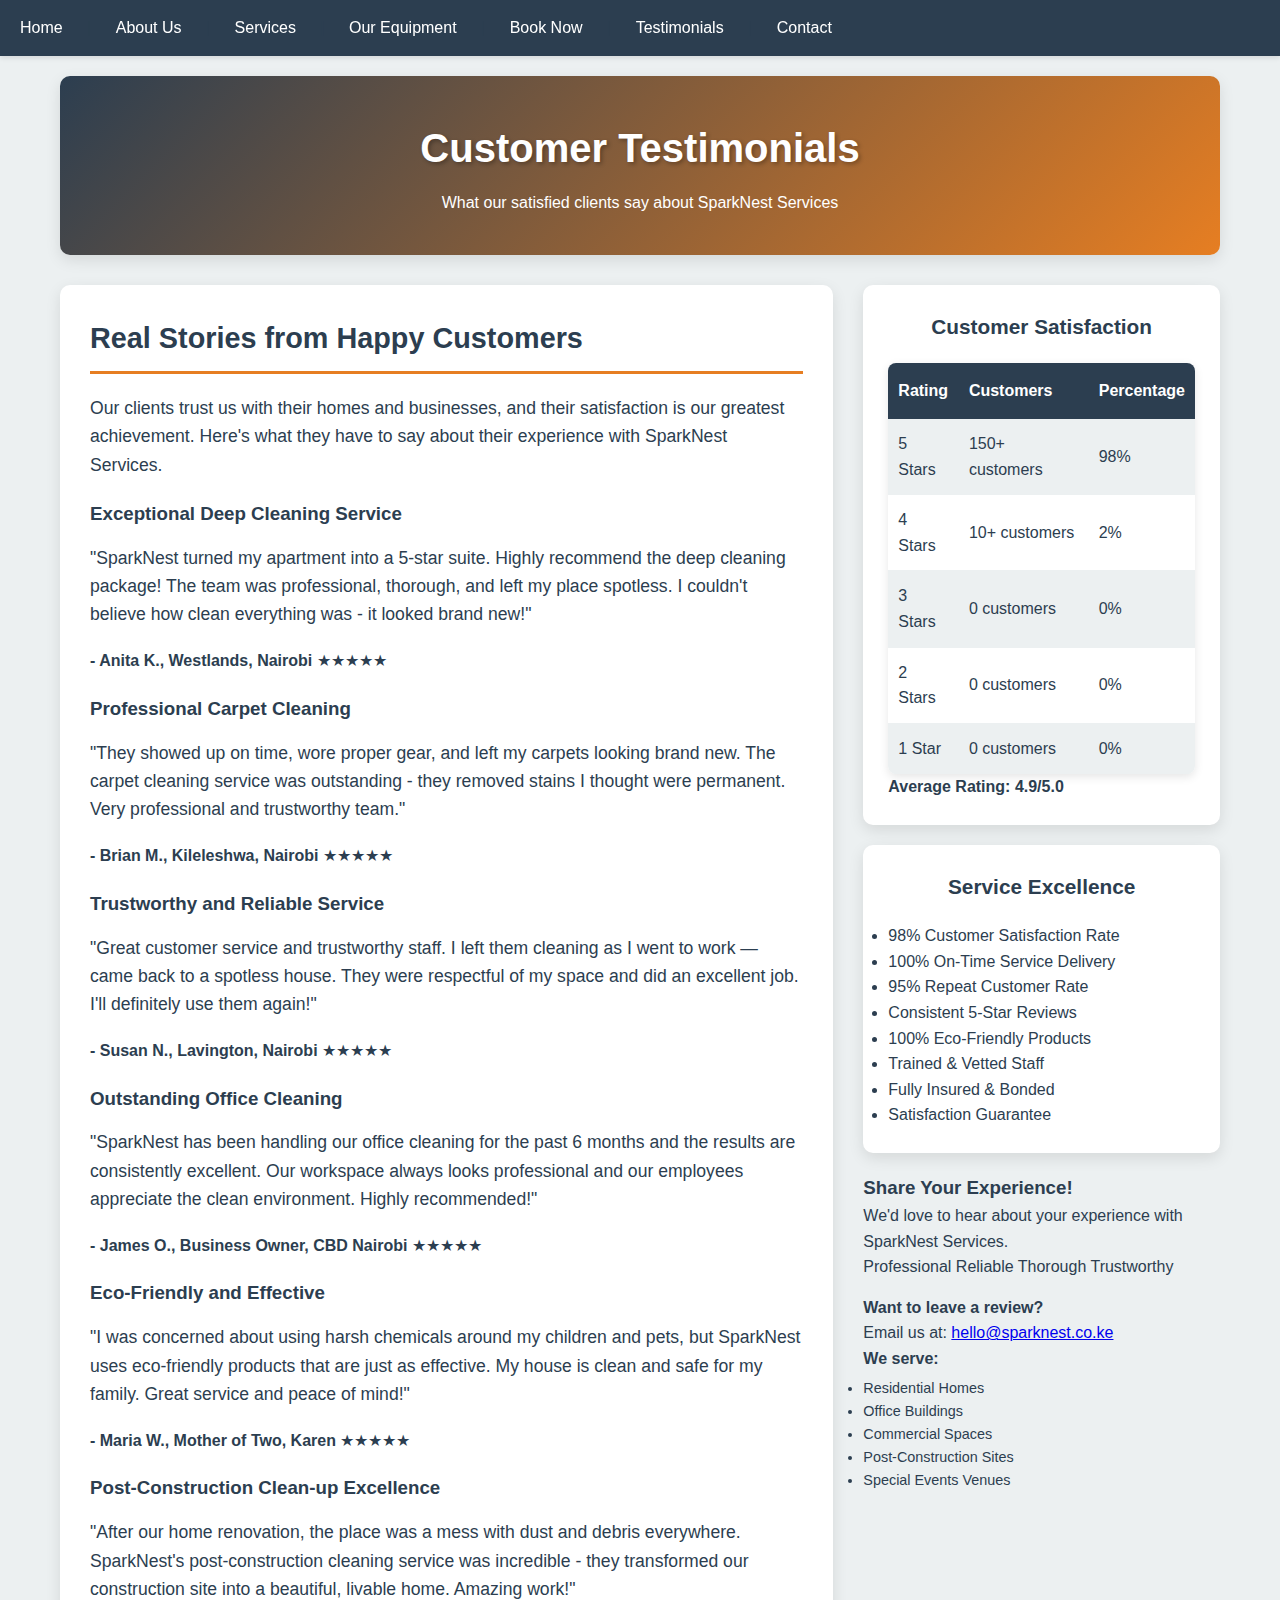
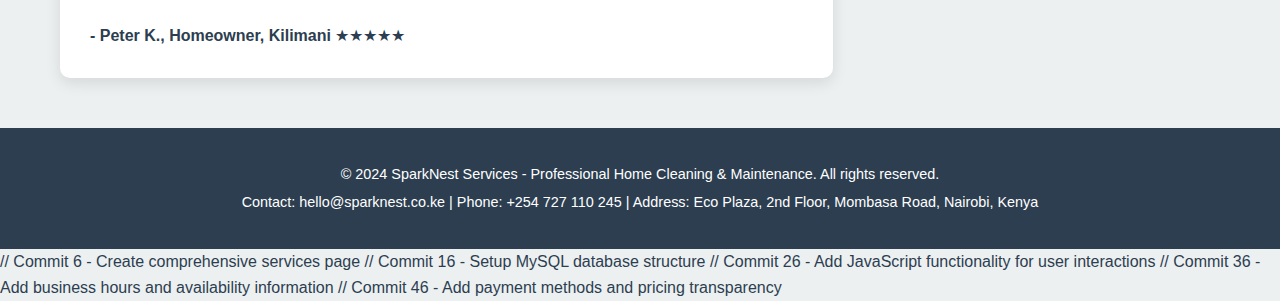
<file: testimonials.html>
<!DOCTYPE html>
<html lang="en">
<head>
    <!-- Meta information for the page -->
    <meta charset="UTF-8">
    <meta name="viewport" content="width=device-width, initial-scale=1.0">
    <title>Customer Testimonials - SparkNest Services</title>
    <!-- Link to external CSS file -->
    <link rel="stylesheet" href="css/style.css">
</head>

<body>
    <!-- Navigation bar -->
    <nav class="nav">
        <a href="index.html">Home</a> |
        <a href="about.html">About Us</a> |
        <a href="services.html">Services</a> |
        <a href="fleet.html">Our Equipment</a> |
        <a href="booking.html">Book Now</a> |
        <a href="testimonials.html">Testimonials</a> |
        <a href="contact.html">Contact</a>
    </nav>

    <!-- Main content container -->
    <div class="container">
        <!-- Header section -->
        <header class="heading">
            <h1>Customer Testimonials</h1>
            <p>What our satisfied clients say about SparkNest Services</p>
        </header>

        <!-- Main content area -->
        <main>
            <!-- Left content area -->
            <div class="leftSide">
                <h2>Real Stories from Happy Customers</h2>
                <p>Our clients trust us with their homes and businesses, and their satisfaction is our greatest achievement. Here's what they have to say about their experience with SparkNest Services.</p>
                
                <!-- Customer Testimonials -->
                <div class="testimonial">
                    <div class="testimonial-content">
                        <h3>Exceptional Deep Cleaning Service</h3>
                        <p>"SparkNest turned my apartment into a 5-star suite. Highly recommend the deep cleaning package! The team was professional, thorough, and left my place spotless. I couldn't believe how clean everything was - it looked brand new!"</p>
                        <div class="customer-info">
                            <strong>- Anita K., Westlands, Nairobi</strong>
                            <span class="rating">★★★★★</span>
                        </div>
                    </div>
                </div>

                <div class="testimonial">
                    <div class="testimonial-content">
                        <h3>Professional Carpet Cleaning</h3>
                        <p>"They showed up on time, wore proper gear, and left my carpets looking brand new. The carpet cleaning service was outstanding - they removed stains I thought were permanent. Very professional and trustworthy team."</p>
                        <div class="customer-info">
                            <strong>- Brian M., Kileleshwa, Nairobi</strong>
                            <span class="rating">★★★★★</span>
                        </div>
                    </div>
                </div>

                <div class="testimonial">
                    <div class="testimonial-content">
                        <h3>Trustworthy and Reliable Service</h3>
                        <p>"Great customer service and trustworthy staff. I left them cleaning as I went to work — came back to a spotless house. They were respectful of my space and did an excellent job. I'll definitely use them again!"</p>
                        <div class="customer-info">
                            <strong>- Susan N., Lavington, Nairobi</strong>
                            <span class="rating">★★★★★</span>
                        </div>
                    </div>
                </div>

                <div class="testimonial">
                    <div class="testimonial-content">
                        <h3>Outstanding Office Cleaning</h3>
                        <p>"SparkNest has been handling our office cleaning for the past 6 months and the results are consistently excellent. Our workspace always looks professional and our employees appreciate the clean environment. Highly recommended!"</p>
                        <div class="customer-info">
                            <strong>- James O., Business Owner, CBD Nairobi</strong>
                            <span class="rating">★★★★★</span>
                        </div>
                    </div>
                </div>

                <div class="testimonial">
                    <div class="testimonial-content">
                        <h3>Eco-Friendly and Effective</h3>
                        <p>"I was concerned about using harsh chemicals around my children and pets, but SparkNest uses eco-friendly products that are just as effective. My house is clean and safe for my family. Great service and peace of mind!"</p>
                        <div class="customer-info">
                            <strong>- Maria W., Mother of Two, Karen</strong>
                            <span class="rating">★★★★★</span>
                        </div>
                    </div>
                </div>

                <div class="testimonial">
                    <div class="testimonial-content">
                        <h3>Post-Construction Clean-up Excellence</h3>
                        <p>"After our home renovation, the place was a mess with dust and debris everywhere. SparkNest's post-construction cleaning service was incredible - they transformed our construction site into a beautiful, livable home. Amazing work!"</p>
                        <div class="customer-info">
                            <strong>- Peter K., Homeowner, Kilimani</strong>
                            <span class="rating">★★★★★</span>
                        </div>
                    </div>
                </div>
            </div>

            <!-- Sidebar -->
            <aside class="sidebar">
                <!-- Customer Satisfaction Stats -->
                <div class="popular-cars">
                    <h3>Customer Satisfaction</h3>
                    <table>
                        <tr>
                            <th>Rating</th>
                            <th>Customers</th>
                            <th>Percentage</th>
                        </tr>
                        <tr>
                            <td>5 Stars</td>
                            <td>150+ customers</td>
                            <td>98%</td>
                        </tr>
                        <tr>
                            <td>4 Stars</td>
                            <td>10+ customers</td>
                            <td>2%</td>
                        </tr>
                        <tr>
                            <td>3 Stars</td>
                            <td>0 customers</td>
                            <td>0%</td>
                        </tr>
                        <tr>
                            <td>2 Stars</td>
                            <td>0 customers</td>
                            <td>0%</td>
                        </tr>
                        <tr>
                            <td>1 Star</td>
                            <td>0 customers</td>
                            <td>0%</td>
                        </tr>
                    </table>
                    <p><strong>Average Rating: 4.9/5.0 </strong></p>
                </div>

                <!-- Service Recognition -->
                <div class="quick-booking">
                    <h3>Service Excellence</h3>
                    <ul>
                        <li> 98% Customer Satisfaction Rate</li>
                        <li> 100% On-Time Service Delivery</li>
                        <li> 95% Repeat Customer Rate</li>
                        <li> Consistent 5-Star Reviews</li>
                        <li> 100% Eco-Friendly Products</li>
                        <li> Trained & Vetted Staff</li>
                        <li> Fully Insured & Bonded</li>
                        <li> Satisfaction Guarantee</li>
                    </ul>
                </div>

                <!-- Leave a Review -->
                <div class="skills-snapshot">
                    <h3>Share Your Experience!</h3>
                    <p>We'd love to hear about your experience with SparkNest Services.</p>
                    
                    <div class="skill-tags">
                        <span class="skill-tag">Professional</span>
                        <span class="skill-tag">Reliable</span>
                        <span class="skill-tag">Thorough</span>
                        <span class="skill-tag">Trustworthy</span>
                    </div>
                    
                    <p style="margin-top: 15px;"><strong>Want to leave a review?</strong><br>
                    Email us at: <a href="mailto:hello@sparknest.co.ke">hello@sparknest.co.ke</a></p>
                    
                    <p><strong>We serve:</strong></p>
                    <ul style="font-size: 0.9em; margin-top: 5px;">
                        <li>Residential Homes</li>
                        <li>Office Buildings</li>
                        <li>Commercial Spaces</li>
                        <li>Post-Construction Sites</li>
                        <li>Special Events Venues</li>
                    </ul>
                </div>
            </aside>
        </main>
    </div>

    <!-- Footer -->
    <footer>
        <div class="footer-content">
            <p>&copy; 2024 SparkNest Services - Professional Home Cleaning & Maintenance. All rights reserved.</p>
            <p>Contact: hello@sparknest.co.ke | Phone: +254 727 110 245 | Address: Eco Plaza, 2nd Floor, Mombasa Road, Nairobi, Kenya</p>
        </div>
    </footer>
</body>
</html> // Commit 6 - Create comprehensive services page
// Commit 16 - Setup MySQL database structure
// Commit 26 - Add JavaScript functionality for user interactions
// Commit 36 - Add business hours and availability information
// Commit 46 - Add payment methods and pricing transparency
</file>
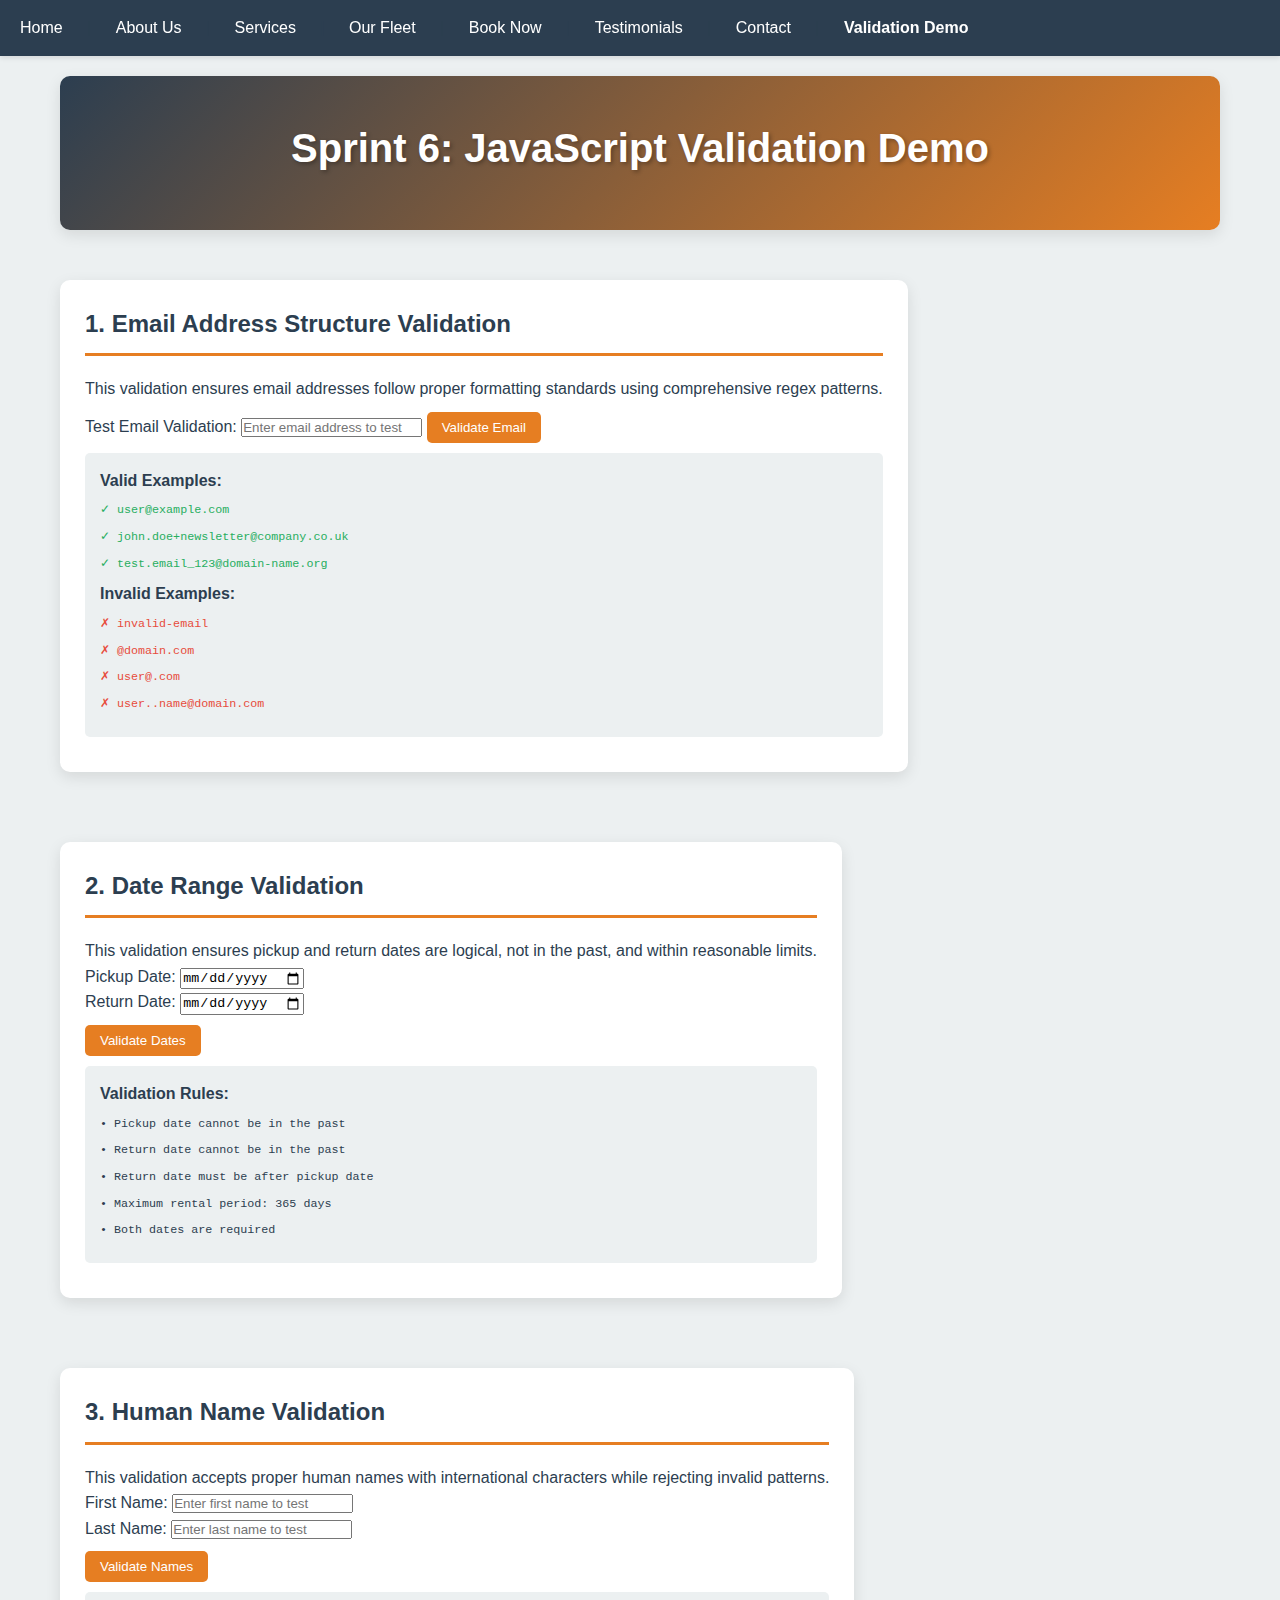
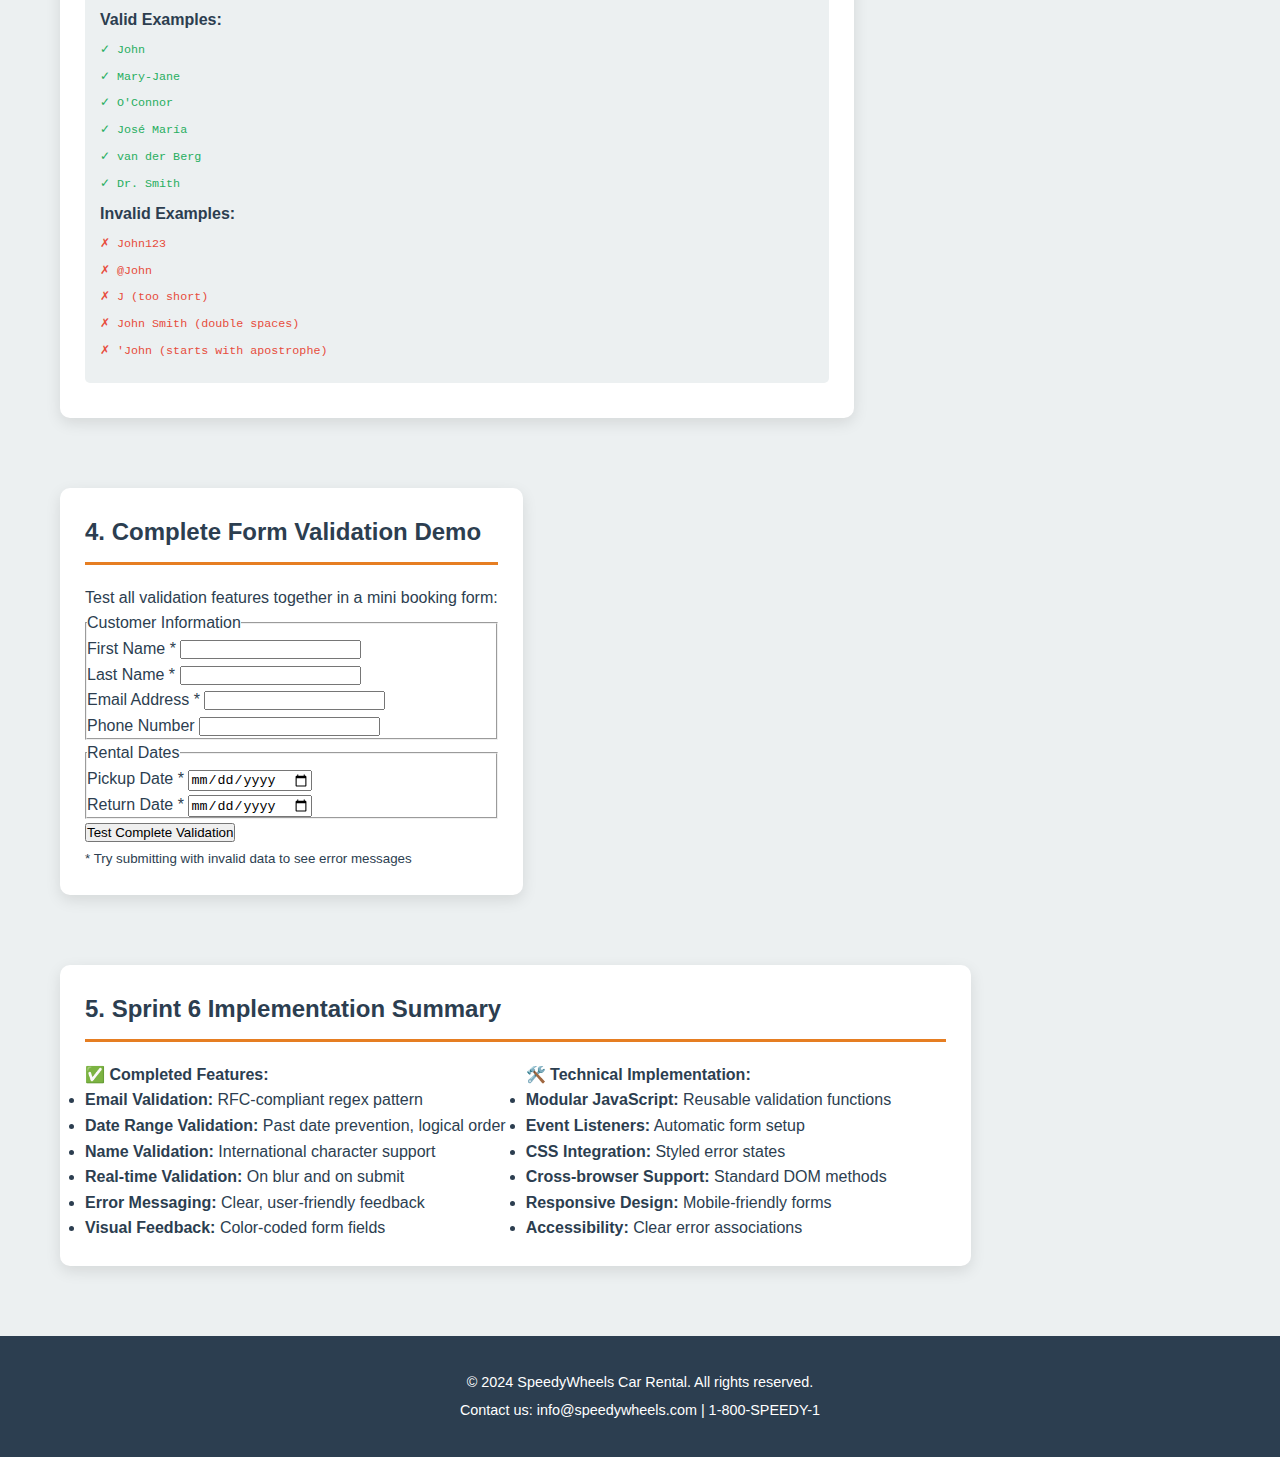
<file: validation-demo.html>
<!DOCTYPE html>
<html lang="en">
<head>
    <!-- Meta information for the page -->
    <meta charset="UTF-8">
    <meta name="viewport" content="width=device-width, initial-scale=1.0">
    <title>JavaScript Validation Demo - SpeedyWheels Car Rental</title>
    <!-- Link to external CSS file -->
    <link rel="stylesheet" href="css/style.css">
    <!-- Link to JavaScript validation -->
    <script src="js/validation.js"></script>
    <style>
        .demo-section {
            background-color: #ffffff;
            margin: 20px 0;
            padding: 25px;
            border-radius: 10px;
            box-shadow: 0 5px 15px rgba(0,0,0,0.1);
        }
        
        .demo-title {
            color: #2c3e50;
            border-bottom: 3px solid #e67e22;
            padding-bottom: 10px;
            margin-bottom: 20px;
        }
        
        .test-cases {
            background-color: #ecf0f1;
            padding: 15px;
            border-radius: 5px;
            margin: 10px 0;
        }
        
        .test-case {
            margin: 8px 0;
            font-family: monospace;
            font-size: 0.9em;
        }
        
        .valid-example {
            color: #27ae60;
        }
        
        .invalid-example {
            color: #e74c3c;
        }
    </style>
</head>

<body>
    <!-- Navigation bar -->
    <nav class="nav">
        <a href="index.html">Home</a> |
        <a href="about.html">About Us</a> |
        <a href="services.html">Services</a> |
        <a href="fleet.html">Our Fleet</a> |
        <a href="booking.html">Book Now</a> |
        <a href="testimonials.html">Testimonials</a> |
        <a href="contact.html">Contact</a> |
        <a href="validation-demo.html"><strong>Validation Demo</strong></a>
    </nav>

    <!-- Main content container -->
    <div class="container">
        <!-- Header section -->
        <header class="heading">
            <h1>Sprint 6: JavaScript Validation Demo</h1>
        </header>

        <!-- Main content area -->
        <main>
            <!-- Email Validation Demo -->
            <div class="demo-section">
                <h2 class="demo-title">1. Email Address Structure Validation</h2>
                <p>This validation ensures email addresses follow proper formatting standards using comprehensive regex patterns.</p>
                
                <div class="form-group">
                    <label for="emailTest">Test Email Validation:</label>
                    <input type="email" id="emailTest" placeholder="Enter email address to test">
                    <button onclick="testEmailValidation()" style="margin-top: 10px; padding: 8px 15px; background-color: #e67e22; color: white; border: none; border-radius: 5px;">Validate Email</button>
                </div>
                
                <div class="test-cases">
                    <h4>Valid Examples:</h4>
                    <div class="test-case valid-example">✓ user@example.com</div>
                    <div class="test-case valid-example">✓ john.doe+newsletter@company.co.uk</div>
                    <div class="test-case valid-example">✓ test.email_123@domain-name.org</div>
                    
                    <h4>Invalid Examples:</h4>
                    <div class="test-case invalid-example">✗ invalid-email</div>
                    <div class="test-case invalid-example">✗ @domain.com</div>
                    <div class="test-case invalid-example">✗ user@.com</div>
                    <div class="test-case invalid-example">✗ user..name@domain.com</div>
                </div>
            </div>

            <!-- Date Range Validation Demo -->
            <div class="demo-section">
                <h2 class="demo-title">2. Date Range Validation</h2>
                <p>This validation ensures pickup and return dates are logical, not in the past, and within reasonable limits.</p>
                
                <div class="form-row">
                    <div class="form-group">
                        <label for="pickupTest">Pickup Date:</label>
                        <input type="date" id="pickupTest">
                    </div>
                    <div class="form-group">
                        <label for="returnTest">Return Date:</label>
                        <input type="date" id="returnTest">
                    </div>
                </div>
                <button onclick="testDateValidation()" style="margin-top: 10px; padding: 8px 15px; background-color: #e67e22; color: white; border: none; border-radius: 5px;">Validate Dates</button>
                
                <div class="test-cases">
                    <h4>Validation Rules:</h4>
                    <div class="test-case">• Pickup date cannot be in the past</div>
                    <div class="test-case">• Return date cannot be in the past</div>
                    <div class="test-case">• Return date must be after pickup date</div>
                    <div class="test-case">• Maximum rental period: 365 days</div>
                    <div class="test-case">• Both dates are required</div>
                </div>
            </div>

            <!-- Name Validation Demo -->
            <div class="demo-section">
                <h2 class="demo-title">3. Human Name Validation</h2>
                <p>This validation accepts proper human names with international characters while rejecting invalid patterns.</p>
                
                <div class="form-row">
                    <div class="form-group">
                        <label for="firstNameTest">First Name:</label>
                        <input type="text" id="firstNameTest" placeholder="Enter first name to test">
                    </div>
                    <div class="form-group">
                        <label for="lastNameTest">Last Name:</label>
                        <input type="text" id="lastNameTest" placeholder="Enter last name to test">
                    </div>
                </div>
                <button onclick="testNameValidation()" style="margin-top: 10px; padding: 8px 15px; background-color: #e67e22; color: white; border: none; border-radius: 5px;">Validate Names</button>
                
                <div class="test-cases">
                    <h4>Valid Examples:</h4>
                    <div class="test-case valid-example">✓ John</div>
                    <div class="test-case valid-example">✓ Mary-Jane</div>
                    <div class="test-case valid-example">✓ O'Connor</div>
                    <div class="test-case valid-example">✓ José María</div>
                    <div class="test-case valid-example">✓ van der Berg</div>
                    <div class="test-case valid-example">✓ Dr. Smith</div>
                    
                    <h4>Invalid Examples:</h4>
                    <div class="test-case invalid-example">✗ John123</div>
                    <div class="test-case invalid-example">✗ @John</div>
                    <div class="test-case invalid-example">✗ J (too short)</div>
                    <div class="test-case invalid-example">✗ John  Smith (double spaces)</div>
                    <div class="test-case invalid-example">✗ 'John (starts with apostrophe)</div>
                </div>
            </div>

            <!-- Complete Form Demo -->
            <div class="demo-section">
                <h2 class="demo-title">4. Complete Form Validation Demo</h2>
                <p>Test all validation features together in a mini booking form:</p>
                
                <form id="demoForm" class="booking-form">
                    <fieldset>
                        <legend>Customer Information</legend>
                        
                        <div class="form-row">
                            <div class="form-group">
                                <label for="demoFirstName">First Name *</label>
                                <input type="text" id="demoFirstName" name="demoFirstName" required>
                            </div>
                            <div class="form-group">
                                <label for="demoLastName">Last Name *</label>
                                <input type="text" id="demoLastName" name="demoLastName" required>
                            </div>
                        </div>

                        <div class="form-row">
                            <div class="form-group">
                                <label for="demoEmail">Email Address *</label>
                                <input type="email" id="demoEmail" name="demoEmail" required>
                            </div>
                            <div class="form-group">
                                <label for="demoPhone">Phone Number</label>
                                <input type="tel" id="demoPhone" name="demoPhone">
                            </div>
                        </div>
                    </fieldset>

                    <fieldset>
                        <legend>Rental Dates</legend>
                        
                        <div class="form-row">
                            <div class="form-group">
                                <label for="demoPickupDate">Pickup Date *</label>
                                <input type="date" id="demoPickupDate" name="demoPickupDate" required>
                            </div>
                            <div class="form-group">
                                <label for="demoReturnDate">Return Date *</label>
                                <input type="date" id="demoReturnDate" name="demoReturnDate" required>
                            </div>
                        </div>
                    </fieldset>

                    <div class="form-submit">
                        <button type="submit" class="submit-btn">Test Complete Validation</button>
                        <p><small>* Try submitting with invalid data to see error messages</small></p>
                    </div>
                </form>
            </div>

            <!-- Validation Features Summary -->
            <div class="demo-section">
                <h2 class="demo-title">5. Sprint 6 Implementation Summary</h2>
                
                <div style="display: grid; grid-template-columns: 1fr 1fr; gap: 20px; margin-top: 20px;">
                    <div>
                        <h4>✅ Completed Features:</h4>
                        <ul>
                            <li><strong>Email Validation:</strong> RFC-compliant regex pattern</li>
                            <li><strong>Date Range Validation:</strong> Past date prevention, logical order</li>
                            <li><strong>Name Validation:</strong> International character support</li>
                            <li><strong>Real-time Validation:</strong> On blur and on submit</li>
                            <li><strong>Error Messaging:</strong> Clear, user-friendly feedback</li>
                            <li><strong>Visual Feedback:</strong> Color-coded form fields</li>
                        </ul>
                    </div>
                    
                    <div>
                        <h4>🛠️ Technical Implementation:</h4>
                        <ul>
                            <li><strong>Modular JavaScript:</strong> Reusable validation functions</li>
                            <li><strong>Event Listeners:</strong> Automatic form setup</li>
                            <li><strong>CSS Integration:</strong> Styled error states</li>
                            <li><strong>Cross-browser Support:</strong> Standard DOM methods</li>
                            <li><strong>Responsive Design:</strong> Mobile-friendly forms</li>
                            <li><strong>Accessibility:</strong> Clear error associations</li>
                        </ul>
                    </div>
                </div>
            </div>
        </main>
    </div>

    <!-- Footer -->
    <footer>
        <div class="footer-content">
            <p>&copy; 2024 SpeedyWheels Car Rental. All rights reserved.</p>
            <p>Contact us: info@speedywheels.com | 1-800-SPEEDY-1</p>
        </div>
    </footer>

    <!-- Demo-specific JavaScript -->
    <script>
        // Test individual email validation
        function testEmailValidation() {
            const email = document.getElementById('emailTest').value;
            const isValid = validateEmailField('emailTest');
            
            if (isValid) {
                alert(' Valid Email: ' + email);
            } else {
                alert(' Invalid Email: ' + email);
            }
        }

        // Test date range validation
        function testDateValidation() {
            const isValid = validateDateRange('pickupTest', 'returnTest');
            
            if (isValid) {
                alert(' Valid Date Range');
            } else {
                alert(' Invalid Date Range - Check error messages above');
            }
        }

        // Test name validation
        function testNameValidation() {
            const firstName = validateNameField('firstNameTest', 'First Name');
            const lastName = validateNameField('lastNameTest', 'Last Name');
            
            if (firstName && lastName) {
                alert(' Valid Names');
            } else {
                alert(' Invalid Names - Check error messages above');
            }
        }

        // Setup demo form validation
        document.addEventListener('DOMContentLoaded', function() {
            const demoForm = document.getElementById('demoForm');
            if (demoForm) {
                // Add real-time validation
                addBlurValidation('demoFirstName', () => validateNameField('demoFirstName', 'First Name'));
                addBlurValidation('demoLastName', () => validateNameField('demoLastName', 'Last Name'));
                addBlurValidation('demoEmail', () => validateEmailField('demoEmail'));
                addBlurValidation('demoPhone', () => validatePhoneField('demoPhone'));
                addBlurValidation('demoPickupDate', () => validateDateField('demoPickupDate', 'Pickup date'));
                addBlurValidation('demoReturnDate', () => validateDateRange('demoPickupDate', 'demoReturnDate'));

                // Form submission
                demoForm.addEventListener('submit', function(e) {
                    e.preventDefault();
                    
                    let isValid = true;
                    if (!validateNameField('demoFirstName', 'First Name')) isValid = false;
                    if (!validateNameField('demoLastName', 'Last Name')) isValid = false;
                    if (!validateEmailField('demoEmail')) isValid = false;
                    if (!validatePhoneField('demoPhone')) isValid = false;
                    if (!validateDateRange('demoPickupDate', 'demoReturnDate')) isValid = false;
                    
                    if (isValid) {
                        showSuccessMessage(' All validation passed! Form is ready for submission.');
                    } else {
                        showFormError(' Please correct the errors above before submitting.');
                    }
                });
            }
        });
    </script>
</body>
</html>
</file>
<file: css/style.css>
/* SpeedyWheels Car Rental - Main Stylesheet */
/* 4-Color Theme: Navy Blue (#2c3e50), Orange (#e67e22), Light Gray (#ecf0f1), White (#ffffff) */

/* Global Reset and Base Styles */
* {
    margin: 0;
    padding: 0;
    box-sizing: border-box;
}

body {
    font-family: 'Arial', 'Helvetica', sans-serif;
    line-height: 1.6;
    color: #2c3e50;
    background-color: #ecf0f1;
}

.container {
    max-width: 1200px;
    margin: 0 auto;
    padding: 0 20px;
}

/* Navigation Styles */
.nav {
    background-color: #2c3e50;
    padding: 15px 0;
    box-shadow: 0 2px 5px rgba(0,0,0,0.1);
    position: sticky;
    top: 0;
    z-index: 100;
}

.nav a {
    color: #ffffff;
    text-decoration: none;
    padding: 10px 15px;
    margin: 0 5px;
    border-radius: 5px;
    transition: background-color 0.3s ease;
}

.nav a:hover {
    background-color: #e67e22;
    transform: translateY(-2px);
}

/* Header Styles */
.heading {
    background: linear-gradient(135deg, #2c3e50, #e67e22);
    color: #ffffff;
    text-align: center;
    padding: 40px 20px;
    margin: 20px 0;
    border-radius: 10px;
    box-shadow: 0 5px 15px rgba(0,0,0,0.1);
}

.heading h1 {
    font-size: 2.5em;
    margin-bottom: 10px;
    text-shadow: 2px 2px 4px rgba(0,0,0,0.3);
}

/* Main Content Layout */
main {
    display: flex;
    gap: 30px;
    margin: 30px 0;
    flex-wrap: wrap;
}

.leftSide {
    flex: 2;
    background-color: #ffffff;
    padding: 30px;
    border-radius: 10px;
    box-shadow: 0 5px 15px rgba(0,0,0,0.1);
    min-width: 300px;
}

.leftSide h2 {
    color: #2c3e50;
    font-size: 1.8em;
    margin-bottom: 20px;
    border-bottom: 3px solid #e67e22;
    padding-bottom: 10px;
}

.leftSide h3 {
    color: #2c3e50;
    margin: 20px 0 15px 0;
}

.leftSide p {
    font-size: 1.1em;
    margin-bottom: 20px;
    color: #2c3e50;
}

.highlights ul {
    list-style: none;
    padding-left: 0;
}

.highlights li {
    background-color: #ecf0f1;
    margin: 8px 0;
    padding: 10px 15px;
    border-left: 4px solid #e67e22;
    transition: transform 0.3s ease;
}

.highlights li:hover {
    transform: translateX(10px);
    background-color: #e67e22;
    color: #ffffff;
}

/* Sidebar Styles */
.sidebar {
    flex: 1;
    min-width: 280px;
}

.quick-booking, .popular-cars {
    background-color: #ffffff;
    padding: 25px;
    margin-bottom: 20px;
    border-radius: 10px;
    box-shadow: 0 5px 15px rgba(0,0,0,0.1);
}

.quick-booking h3, .popular-cars h3 {
    color: #2c3e50;
    margin-bottom: 20px;
    text-align: center;
    font-size: 1.3em;
}

/* Form Styles */
.quick-booking form {
    display: flex;
    flex-direction: column;
    gap: 15px;
}

.quick-booking input {
    padding: 12px;
    border: 2px solid #ecf0f1;
    border-radius: 5px;
    font-size: 1em;
    transition: border-color 0.3s ease;
}

.quick-booking input:focus {
    border-color: #e67e22;
    outline: none;
    box-shadow: 0 0 5px rgba(230, 126, 34, 0.3);
}

.quick-booking button {
    background-color: #e67e22;
    color: #ffffff;
    padding: 12px;
    border: none;
    border-radius: 5px;
    font-size: 1.1em;
    cursor: pointer;
    transition: background-color 0.3s ease;
}

.quick-booking button:hover {
    background-color: #d35400;
    transform: translateY(-2px);
    box-shadow: 0 4px 8px rgba(0,0,0,0.2);
}

/* Table Styles */
table {
    width: 100%;
    border-collapse: collapse;
    border-radius: 8px;
    overflow: hidden;
    box-shadow: 0 3px 10px rgba(0,0,0,0.1);
}

th {
    background-color: #2c3e50;
    color: #ffffff;
    padding: 15px 10px;
    text-align: left;
    font-weight: bold;
}

td {
    padding: 12px 10px;
    border-bottom: 1px solid #ecf0f1;
    background-color: #ffffff;
}

tr:nth-child(even) td {
    background-color: #ecf0f1;
}

tr:hover td {
    background-color: #e67e22;
    color: #ffffff;
    transform: scale(1.02);
    transition: all 0.3s ease;
}

/* Footer Styles */
footer {
    background-color: #2c3e50;
    color: #ffffff;
    text-align: center;
    padding: 30px 0;
    margin-top: 50px;
}

.footer-content p {
    margin: 5px 0;
    font-size: 0.9em;
}

/* Responsive Design */
@media (max-width: 768px) {
    main {
        flex-direction: column;
    }
    
    .leftSide, .sidebar {
        flex: 1;
        min-width: 100%;
    }
    
    .nav a {
        display: inline-block;
        margin: 5px;
        padding: 8px 12px;
        font-size: 0.9em;
    }
    
    .heading h1 {
        font-size: 2em;
    }
}

@media (max-width: 480px) {
    .container {
        padding: 0 10px;
    }
    
    .leftSide, .quick-booking, .popular-cars {
        padding: 20px;
    }
    
    .heading h1 {
        font-size: 1.8em;
    }
    
    table {
        font-size: 0.9em;
    }
    
    th, td {
        padding: 8px 5px;
    }
}

/* Animation Classes */
.hover-effect:hover {
    transform: translateY(-3px);
    box-shadow: 0 8px 25px rgba(0,0,0,0.15);
    transition: all 0.3s ease;
}

/* Utility Classes */
.text-center {
    text-align: center;
}

.margin-top {
    margin-top: 20px;
}

.padding {
    padding: 20px;
}
</file>
